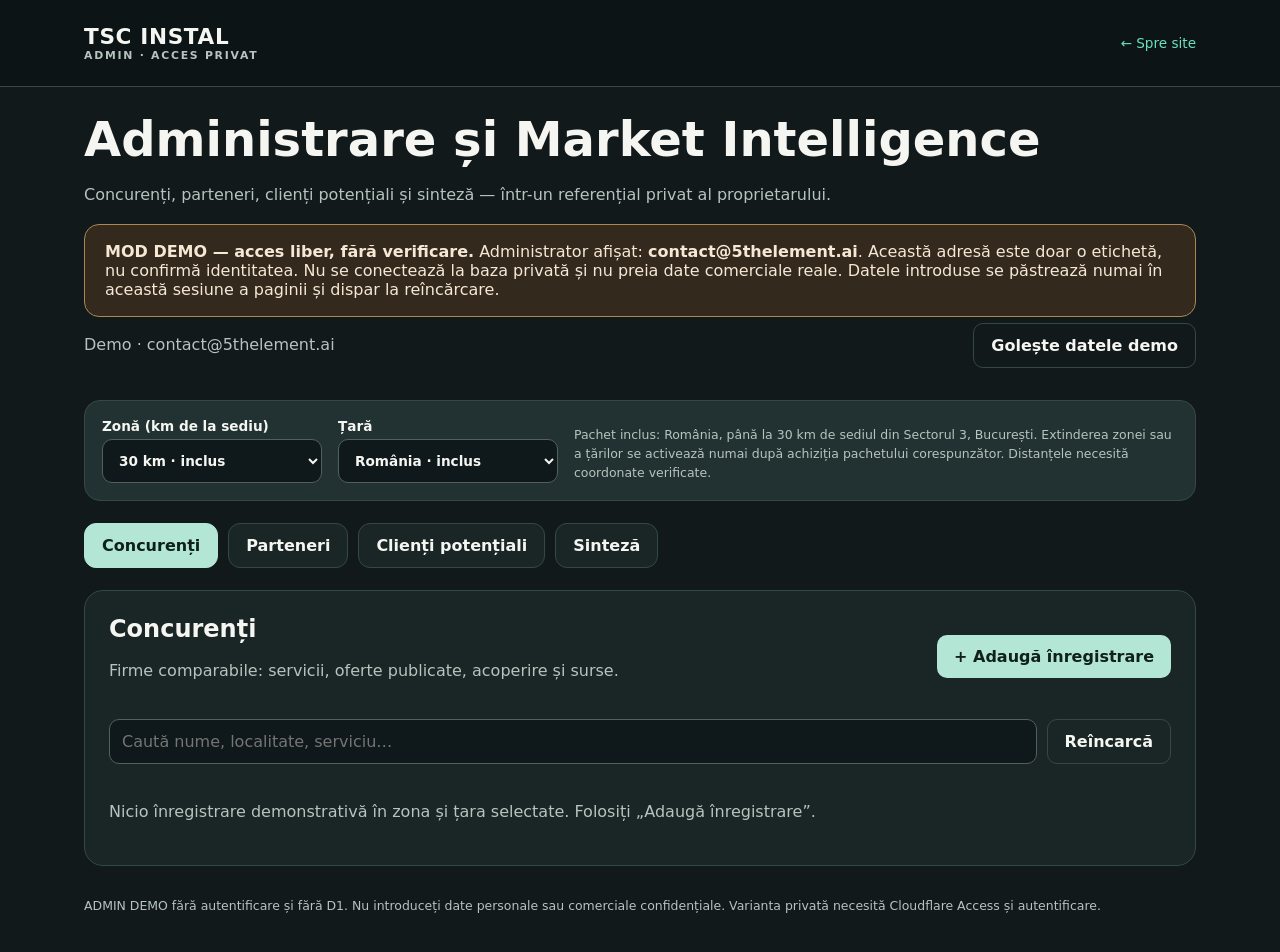
<file: admin/index.html>
<!doctype html>
<html lang="ro"><head><meta charset="utf-8"><meta name="viewport" content="width=device-width,initial-scale=1"><meta name="robots" content="noindex,nofollow"><meta name="theme-color" content="#11191b"><title>TSC INSTAL | ADMIN DEMO</title>
<style>
:root{font-family:system-ui,-apple-system,Segoe UI,sans-serif;color-scheme:dark;--bg:#11191b;--surface:#1a2526;--line:#354846;--text:#f5f5f1;--muted:#b5c4bd;--teal:#6be1c1}
*{box-sizing:border-box}body{margin:0;background:var(--bg);color:var(--text)}a{color:var(--teal)}button,input,select,textarea{font:inherit}button{cursor:pointer}button:focus-visible,a:focus-visible,input:focus-visible{outline:3px solid var(--teal);outline-offset:3px}
header{background:#0c1415;border-bottom:1px solid var(--line)}.shell{max-width:1160px;margin:0 auto;padding:24px}header .shell{display:flex;align-items:center;justify-content:space-between;gap:20px}.brand{font-weight:850;font-size:1.35rem;letter-spacing:.03em}.brand small{display:block;font-size:.68rem;color:var(--muted);letter-spacing:.16em}.back{font-size:.85rem;text-decoration:none}
h1{font-size:clamp(1.9rem,5vw,3rem);margin:0 0 10px}h2{margin:0 0 12px}p{color:var(--muted);line-height:1.55}.notice{padding:17px 20px;border:1px solid #a98857;border-radius:15px;background:#33291d;color:#f6e8d5}.panel,.card{padding:24px;border:1px solid var(--line);background:var(--surface);border-radius:19px}.btn{background:#b4e6d5;color:#10211c;border:0;border-radius:10px;padding:12px 17px;font-weight:750}.outline{border:1px solid var(--line);background:transparent;color:var(--text)}.muted{color:var(--muted)}.hide{display:none!important}
.tabs{display:flex;gap:10px;flex-wrap:wrap;margin:22px 0}.tabs button{background:var(--surface);color:var(--text);border:1px solid var(--line);border-radius:12px;padding:12px 17px;font-weight:700}.tabs button[aria-selected=true]{background:#b4e6d5;color:#0e201a;border-color:#b4e6d5}.row{display:flex;align-items:center;justify-content:space-between;gap:14px;flex-wrap:wrap}.grid{display:grid;grid-template-columns:repeat(4,minmax(0,1fr));gap:12px}.metric{background:#243536;border-radius:13px;padding:17px}.metric strong{display:block;font-size:1.7rem;margin-top:7px}.metric small{color:var(--muted)}.filter{display:flex;gap:10px;align-items:center;flex-wrap:wrap;margin:20px 0}.filter input{flex:1;min-width:170px}input,textarea,select{width:100%;color:var(--text);background:#0f181a;border:1px solid #52605f;border-radius:10px;padding:12px}label{font-size:.85rem;font-weight:650;display:grid;gap:5px}.form-grid{display:grid;grid-template-columns:1fr 1fr;gap:14px;margin-top:16px}.form-grid .wide{grid-column:1/-1}dialog{background:var(--surface);color:var(--text);border:1px solid var(--line);border-radius:18px;width:min(620px,calc(100vw - 30px));max-height:88vh;overflow:auto}dialog::backdrop{background:#000b}.list{display:grid;gap:11px}.item{border:1px solid var(--line);border-radius:13px;padding:17px;display:grid;grid-template-columns:1fr auto;gap:16px}.item h3{margin:0;font-size:1.08rem}.item p{margin:6px 0}.item .mini{font-size:.78rem}.item button{align-self:center}.foot{font-size:.78rem;margin-top:30px}.sr-only{position:absolute;width:1px;height:1px;clip:rect(0,0,0,0);overflow:hidden}
@media(max-width:750px){.grid{grid-template-columns:repeat(2,1fr)}.form-grid{grid-template-columns:1fr}.shell{padding:17px}.panel{padding:17px}.item{grid-template-columns:1fr}.tabs button{flex:1}}
.filter-region{display:flex;align-items:end;gap:16px;flex-wrap:wrap;margin-top:26px;padding:17px;background:#223233;border:1px solid var(--line);border-radius:16px}.filter-region label{min-width:180px;flex:0 1 220px}.filter-region p{font-size:.78rem;flex:1;min-width:190px;margin:0}@media(max-width:600px){.filter-region label{flex:1 1 100%}}
</style></head>
<body><header><div class="shell"><div class="brand">TSC INSTAL <small>ADMIN · ACCES PRIVAT</small></div><a class="back" href="/index.html">← Spre site</a></div></header>
<main class="shell"><h1>Administrare și Market Intelligence</h1><p>Concurenți, parteneri, clienți potențiali și sinteză — într-un referențial privat al proprietarului.</p>
<div class="notice" role="status"><strong>MOD DEMO — acces liber, fără verificare.</strong> Administrator afișat: <strong>contact@5thelement.ai</strong>. Această adresă este doar o etichetă, nu confirmă identitatea. Nu se conectează la baza privată și nu preia date comerciale reale. Datele introduse se păstrează numai în această sesiune a paginii și dispar la reîncărcare.</div>
<section id="workspace"><div class="row"><p id="who" class="muted">Demo · contact@5thelement.ai</p><button id="resetDemo" class="btn outline" type="button">Golește datele demo</button></div>
<section class="filter-region" aria-label="Filtre geografice"><label>Zonă (km de la sediu)<select id="radius"><option value="10">10 km · inclus</option><option value="30" selected>30 km · inclus</option><option value="50">50 km · extindere contra cost</option><option value="100">100 km · extindere contra cost</option></select></label><label>Țară<select id="country"><option value="RO" selected>România · inclus</option><option value="BG">Bulgaria · contra cost</option><option value="HU">Ungaria · contra cost</option><option value="MD">Republica Moldova · contra cost</option><option value="ALL">Toate țările · contra cost</option></select></label><p id="geoInfo">Pachet inclus: România, până la 30 km de sediul din Sectorul 3, București. Extinderea zonei sau a țărilor se activează numai după achiziția pachetului corespunzător. Distanțele necesită coordonate verificate.</p></section><nav class="tabs" aria-label="Module administrative" role="tablist">
<button role="tab" type="button" data-tab="concurenti" aria-selected="true">Concurenți</button>
<button role="tab" type="button" data-tab="parteneri" aria-selected="false">Parteneri</button>
<button role="tab" type="button" data-tab="clienti" aria-selected="false">Clienți potențiali</button>
<button role="tab" type="button" data-tab="sinteza" aria-selected="false">Sinteză</button></nav>
<div id="recordsPanel" class="panel" role="tabpanel"><div class="row"><div><h2 id="moduleTitle">Concurenți</h2><p id="moduleHelp">Firme comparabile: servicii, oferte publicate, acoperire și surse.</p></div><button id="add" type="button" class="btn">+ Adaugă înregistrare</button></div>
<div class="filter"><label class="sr-only" for="search">Caută înregistrări</label><input type="search" id="search" placeholder="Caută nume, localitate, serviciu…"><button type="button" class="btn outline" id="refresh">Reîncarcă</button></div><div id="records" class="list" aria-live="polite"></div></div>
<div id="summaryPanel" class="panel hide" role="tabpanel"><h2>Sinteza activității</h2><p>Indicatorii provin exclusiv din înregistrările salvate. Nu sunt inventate scoruri, prețuri sau oportunități.</p><div id="metrics" class="grid"></div><div id="summaryNotes" class="notice" style="margin-top:20px">O sinteză AI automată poate fi conectată ulterior printr-un serviciu autorizat. Momentan sunt disponibili indicatori deterministici.</div></div>
</section><p class="foot">ADMIN DEMO fără autentificare și fără D1. Nu introduceți date personale sau comerciale confidențiale. Varianta privată necesită Cloudflare Access și autentificare.</p></main>
<dialog id="editor"><form id="entryForm"><div class="row"><h2>Înregistrare nouă</h2><button type="button" id="close" class="btn outline">Închide</button></div>
<div class="form-grid"><label>Denumire firmă / entitate *<input required name="name" maxlength="180"></label><label>Localitate<input name="city" maxlength="100"></label><label>Țară (cod ISO)<select name="country"><option value="RO">România</option><option value="BG">Bulgaria</option><option value="HU">Ungaria</option><option value="MD">Republica Moldova</option></select></label><label>Distanță demonstrativă (km)<input name="distance_km" type="number" min="0" max="20000" step="0.1" value="10" required></label><label>Website / sursă publică<input name="website" type="url" maxlength="500" placeholder="https://…"></label><label>Persoană de contact (opțional)<input name="contact" maxlength="160"></label><label>Email contact (opțional)<input name="email" type="email" maxlength="254"></label><label>Status<select name="status"><option value="nou">Nou</option><option value="analiza">În analiză</option><option value="contactat">Contactat</option><option value="oportunitate">Oportunitate</option><option value="inactiv">Inactiv</option></select></label><label class="wide">Servicii / specializări<input name="services" maxlength="500"></label><label class="wide">Observații / ofertă publică<textarea name="notes" rows="3" maxlength="3000"></textarea></label><label class="wide">Link verificabil către sursă<input type="url" name="source_url" maxlength="500" placeholder="https://…"></label></div><p id="saveMessage" aria-live="polite"></p><button class="btn" type="submit">Adaugă în demo</button></form></dialog>
<script src="/admin/demo.js" defer></script></body></html>
</file>
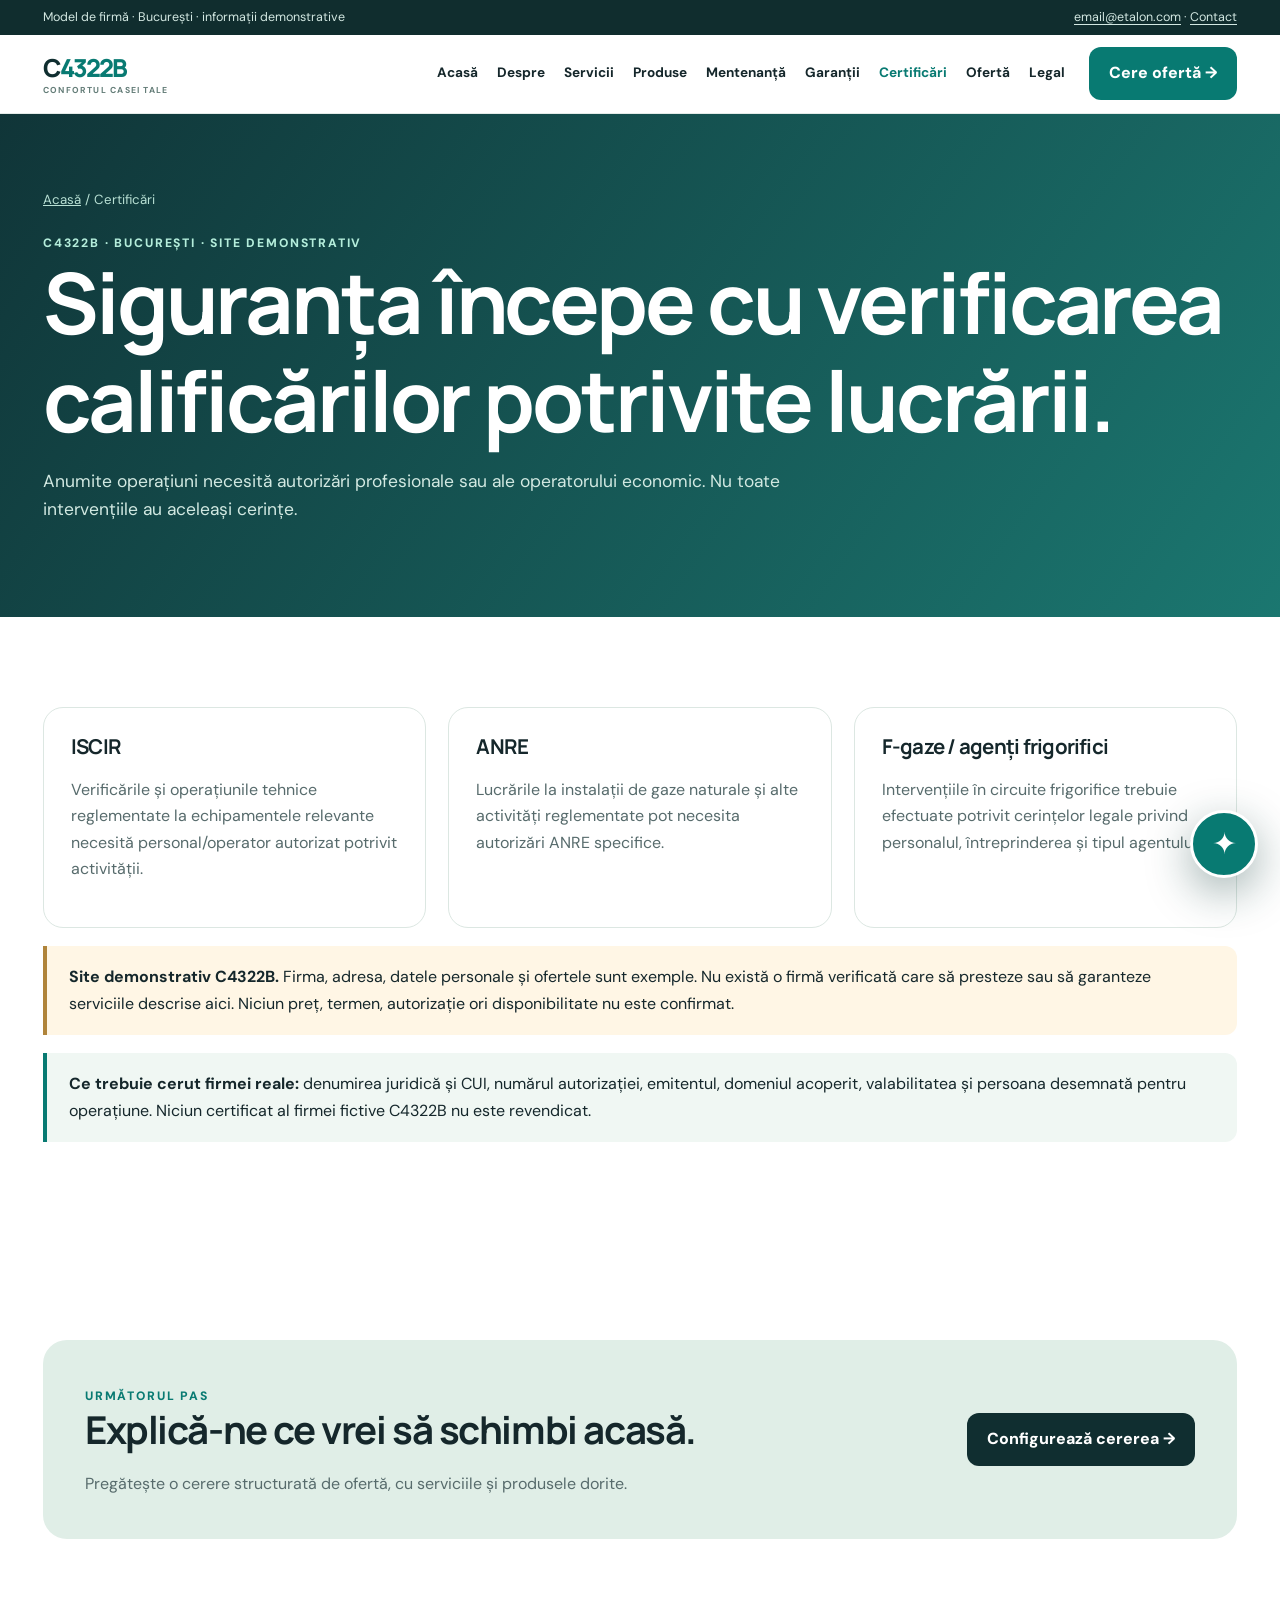
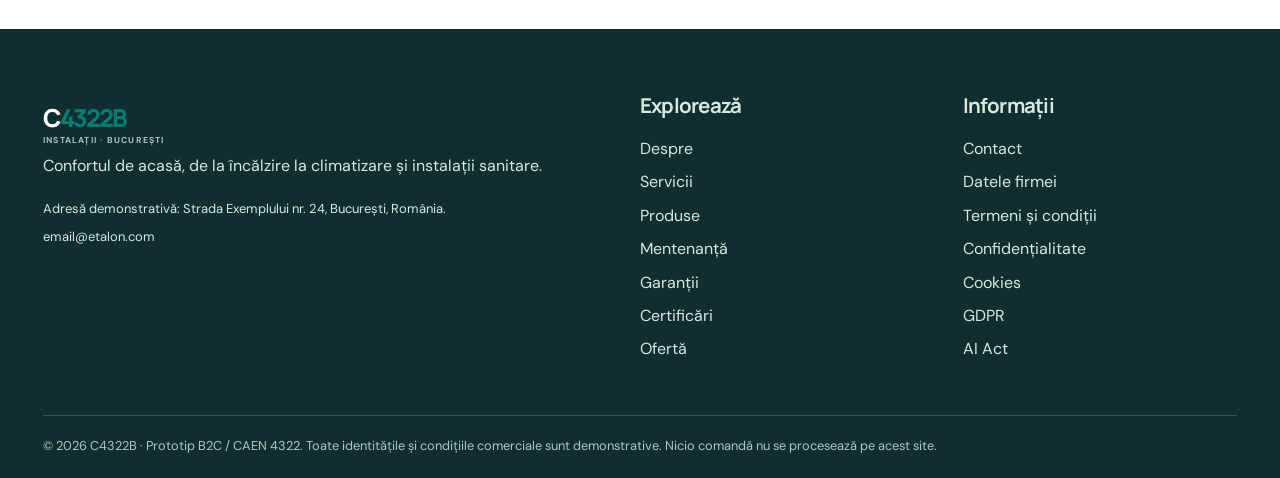
<file: certificari.html>
<!doctype html><html lang="ro"><head><meta charset="utf-8"><meta name="viewport" content="width=device-width,initial-scale=1"><meta name="theme-color" content="#102e30"><meta name="robots" content="noindex,nofollow"><title>Certificări | C4322B — instalații pentru casa ta în București</title><meta name="description" content="C4322B: certificări — instalații de încălzire, climatizare și sanitare pentru apartamente și case din București. Site și ofertă demonstrative."><meta property="og:type" content="website"><meta property="og:title" content="Certificări | C4322B"><meta property="og:description" content="Confort acasă, fără complicații. Încălzire, climatizare, sanitare. Site demonstrativ."><link rel="stylesheet" href="style.css"></head><body data-page="certificari"><div id="app"></div><script src="app.js" defer></script></body></html>
</file>
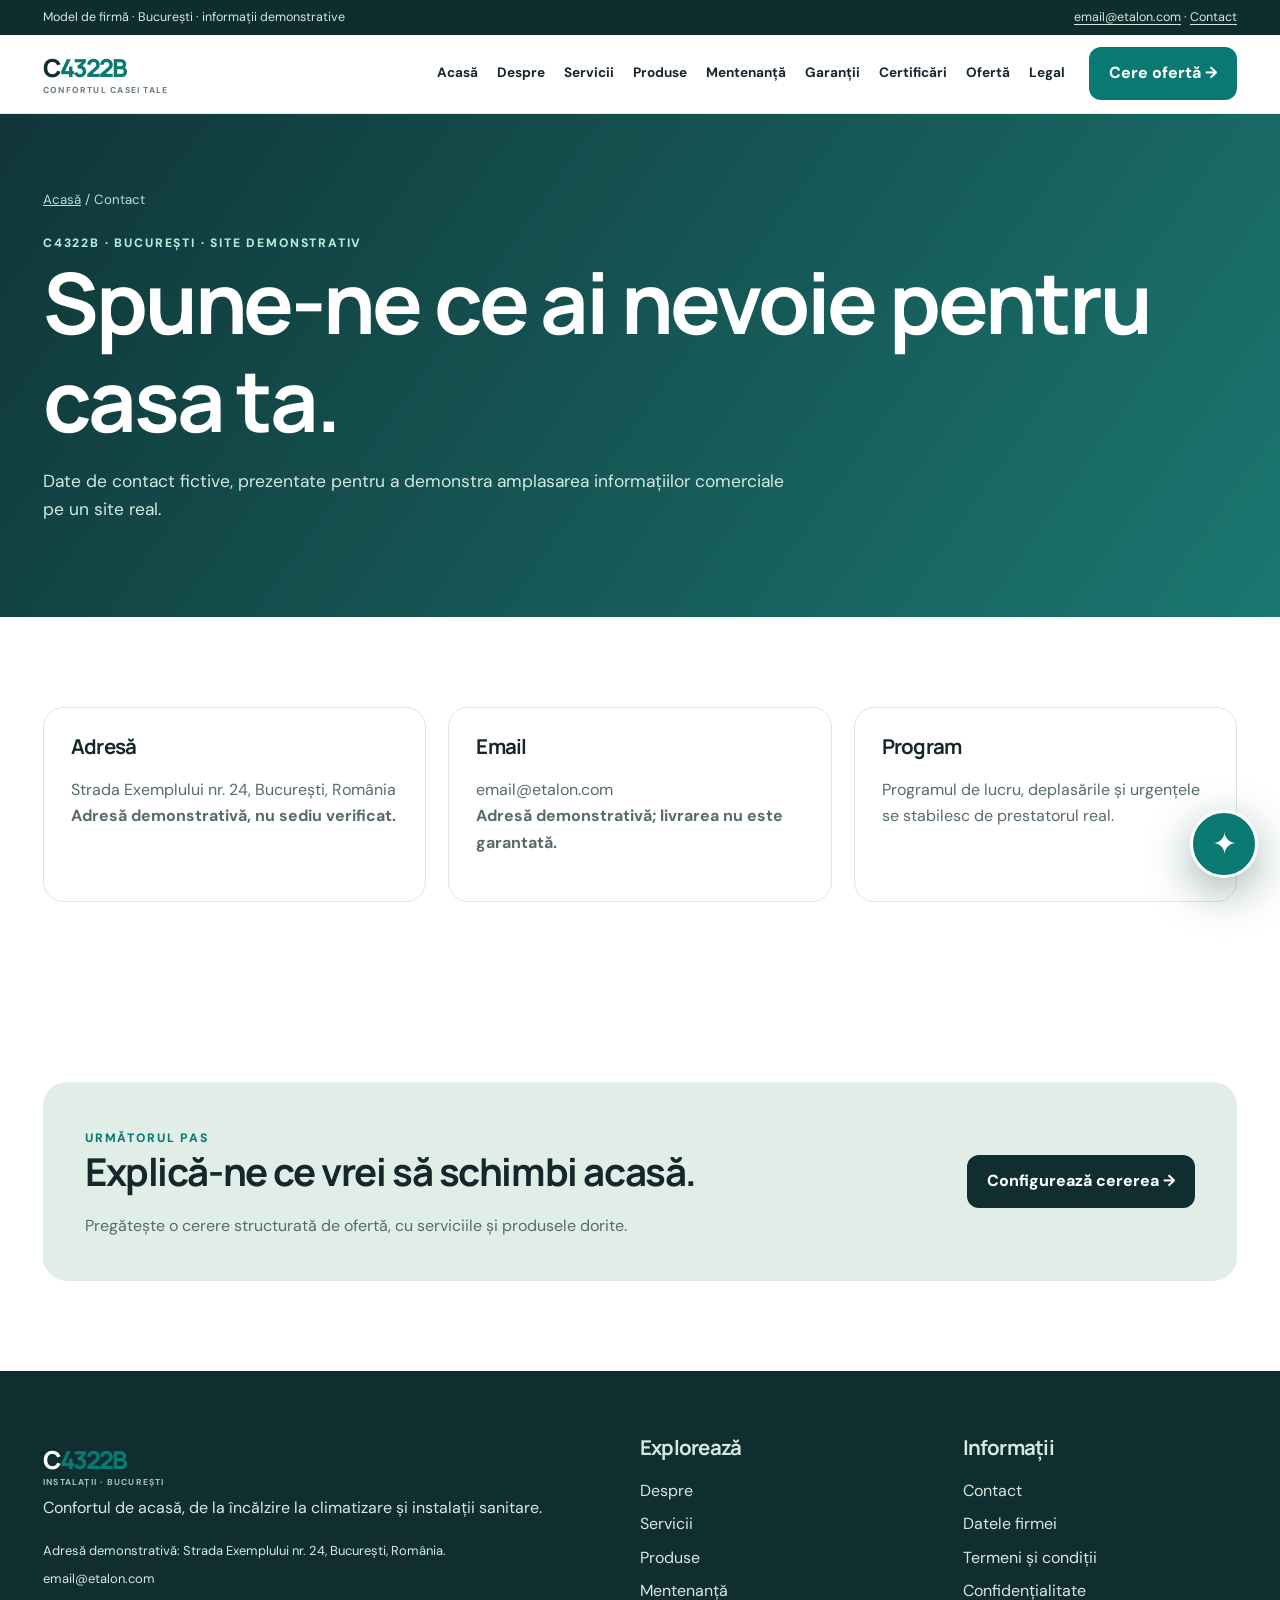
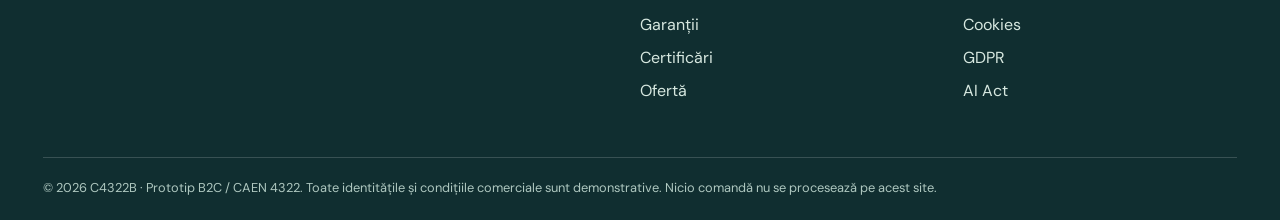
<file: contact.html>
<!doctype html><html lang="ro"><head><meta charset="utf-8"><meta name="viewport" content="width=device-width,initial-scale=1"><meta name="theme-color" content="#102e30"><meta name="robots" content="noindex,nofollow"><title>Contact | C4322B — instalații pentru casa ta în București</title><meta name="description" content="C4322B: contact — instalații de încălzire, climatizare și sanitare pentru apartamente și case din București. Site și ofertă demonstrative."><meta property="og:type" content="website"><meta property="og:title" content="Contact | C4322B"><meta property="og:description" content="Confort acasă, fără complicații. Încălzire, climatizare, sanitare. Site demonstrativ."><link rel="stylesheet" href="style.css"></head><body data-page="contact"><div id="app"></div><script src="app.js" defer></script></body></html>
</file>
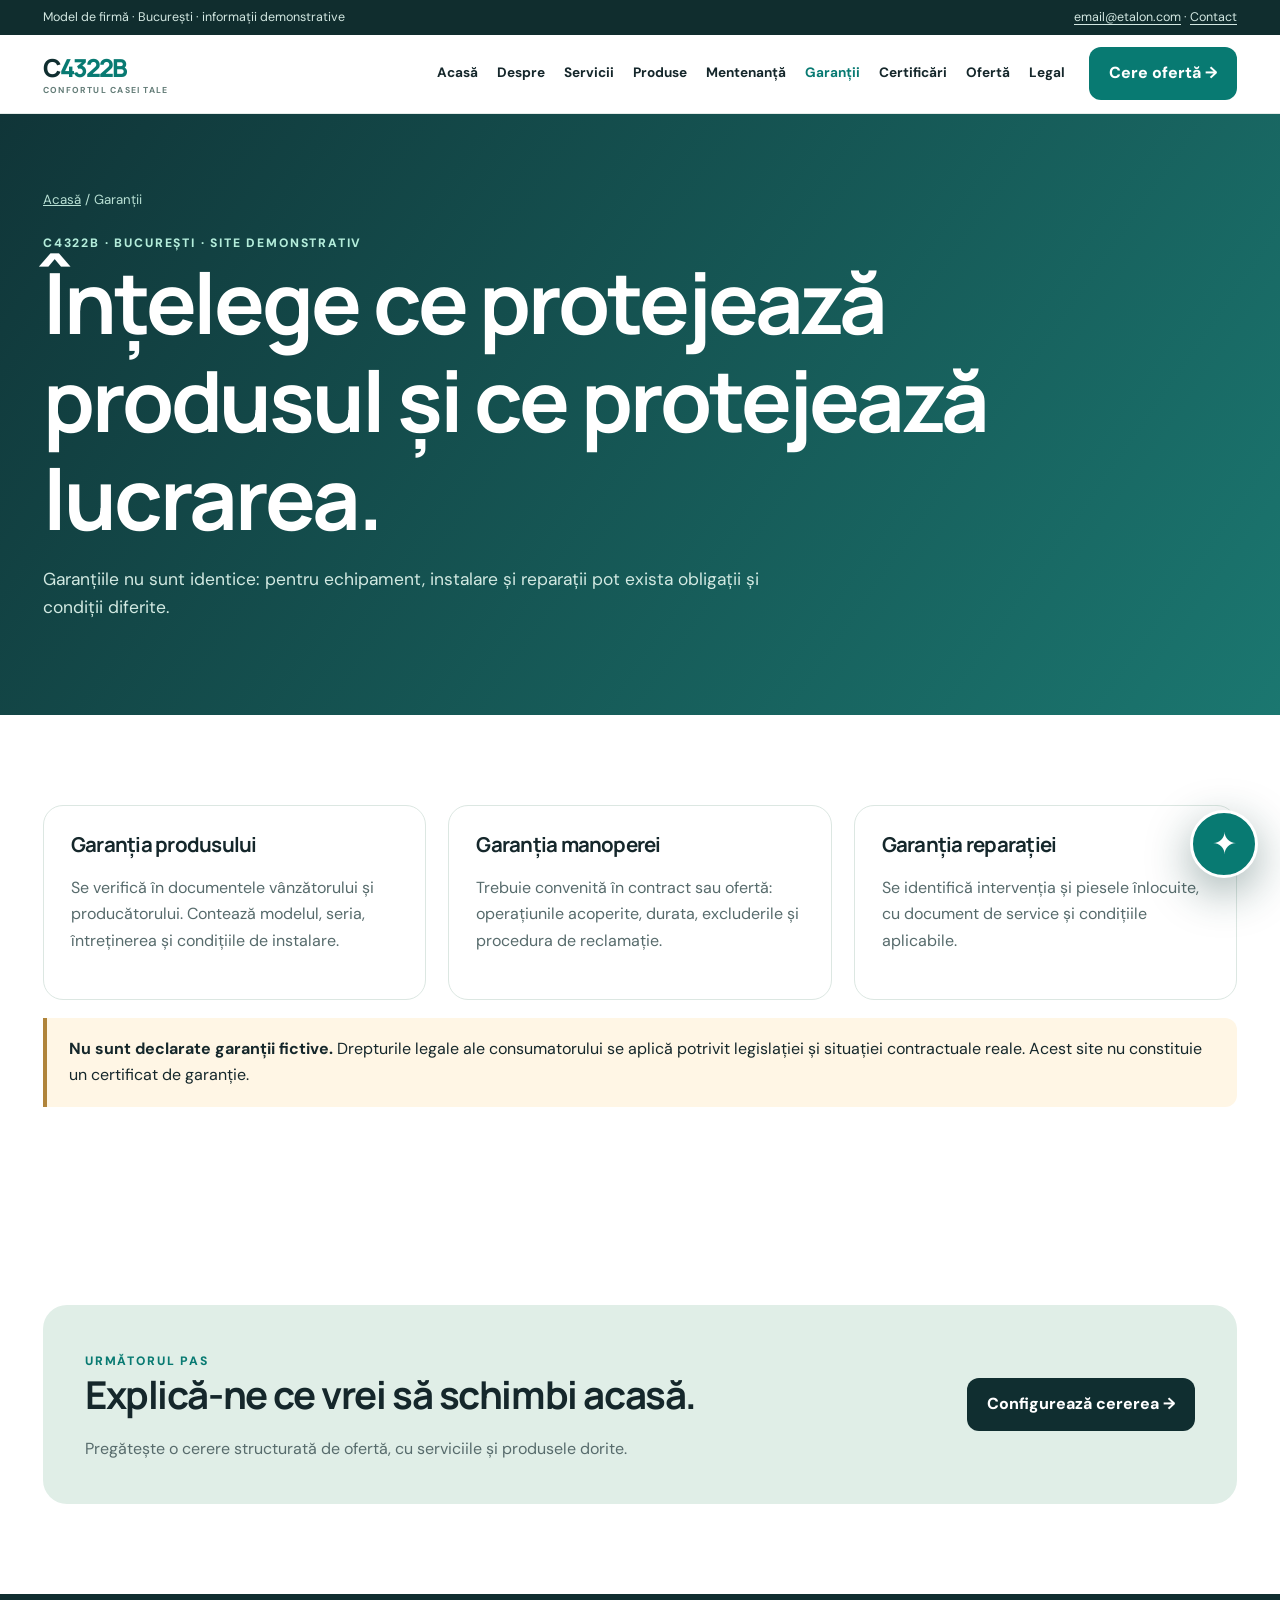
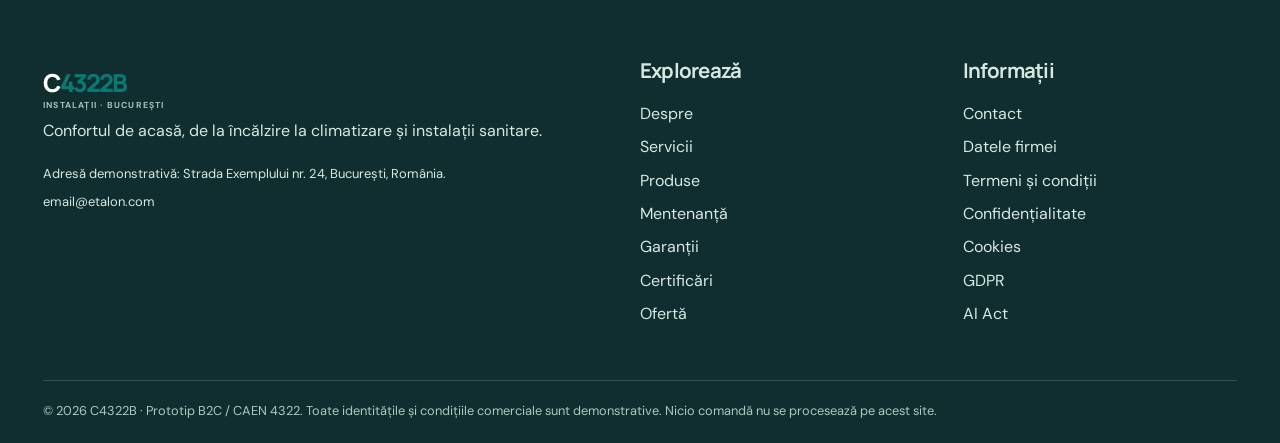
<file: garantii.html>
<!doctype html><html lang="ro"><head><meta charset="utf-8"><meta name="viewport" content="width=device-width,initial-scale=1"><meta name="theme-color" content="#102e30"><meta name="robots" content="noindex,nofollow"><title>Garanții | C4322B — instalații pentru casa ta în București</title><meta name="description" content="C4322B: garanții — instalații de încălzire, climatizare și sanitare pentru apartamente și case din București. Site și ofertă demonstrative."><meta property="og:type" content="website"><meta property="og:title" content="Garanții | C4322B"><meta property="og:description" content="Confort acasă, fără complicații. Încălzire, climatizare, sanitare. Site demonstrativ."><link rel="stylesheet" href="style.css"></head><body data-page="garantii"><div id="app"></div><script src="app.js" defer></script></body></html>
</file>
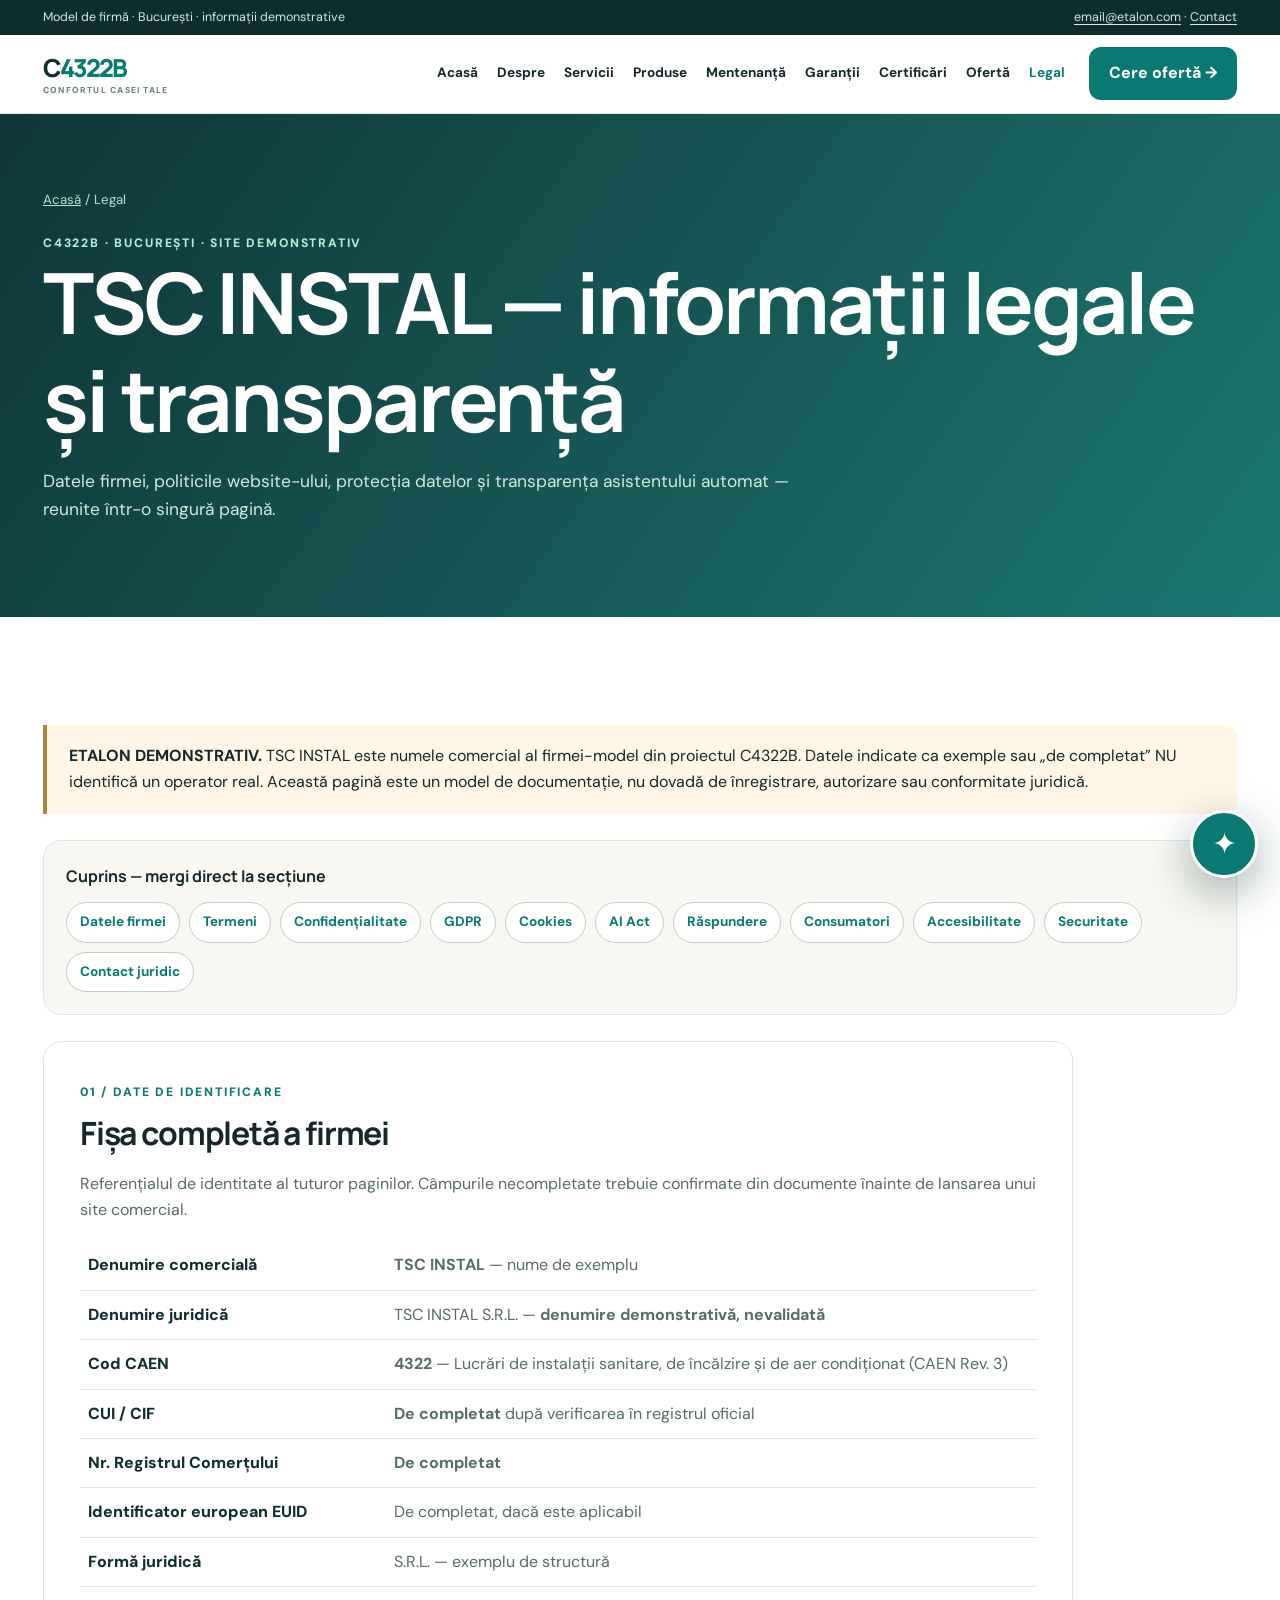
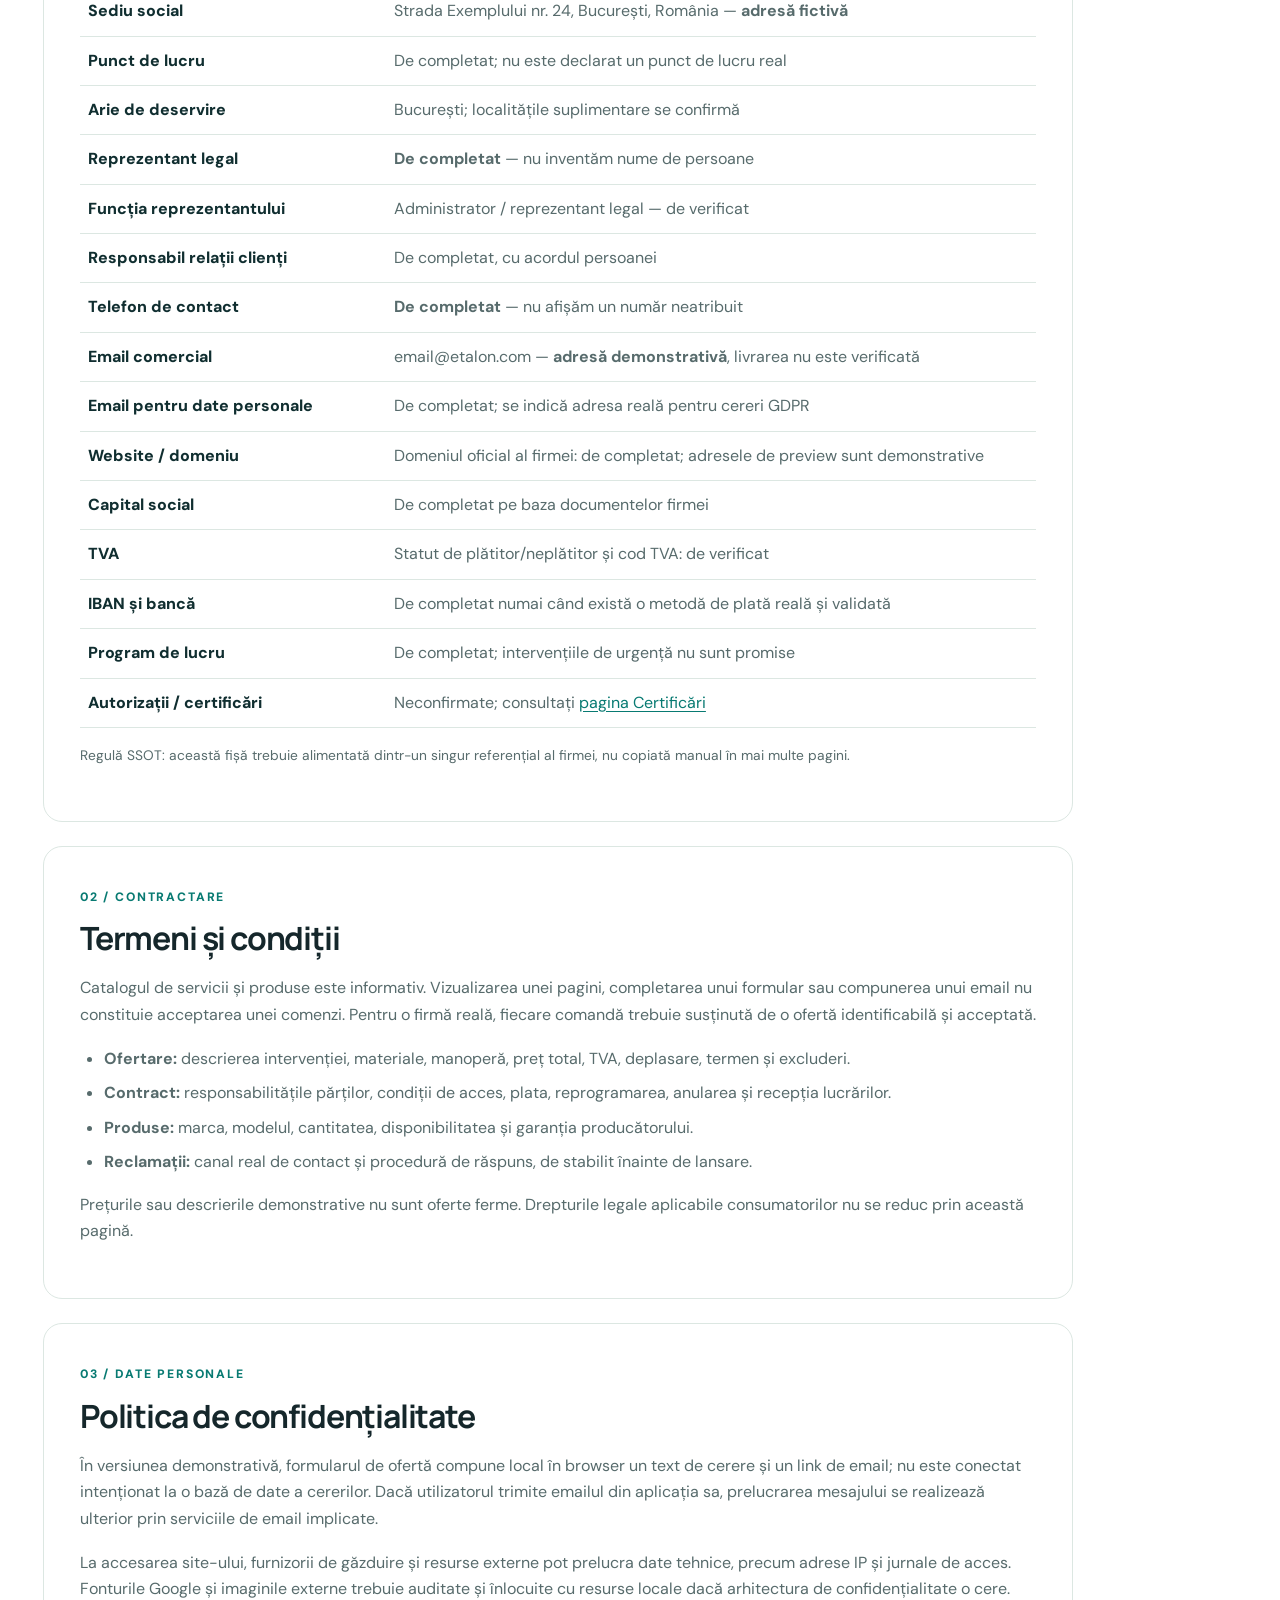
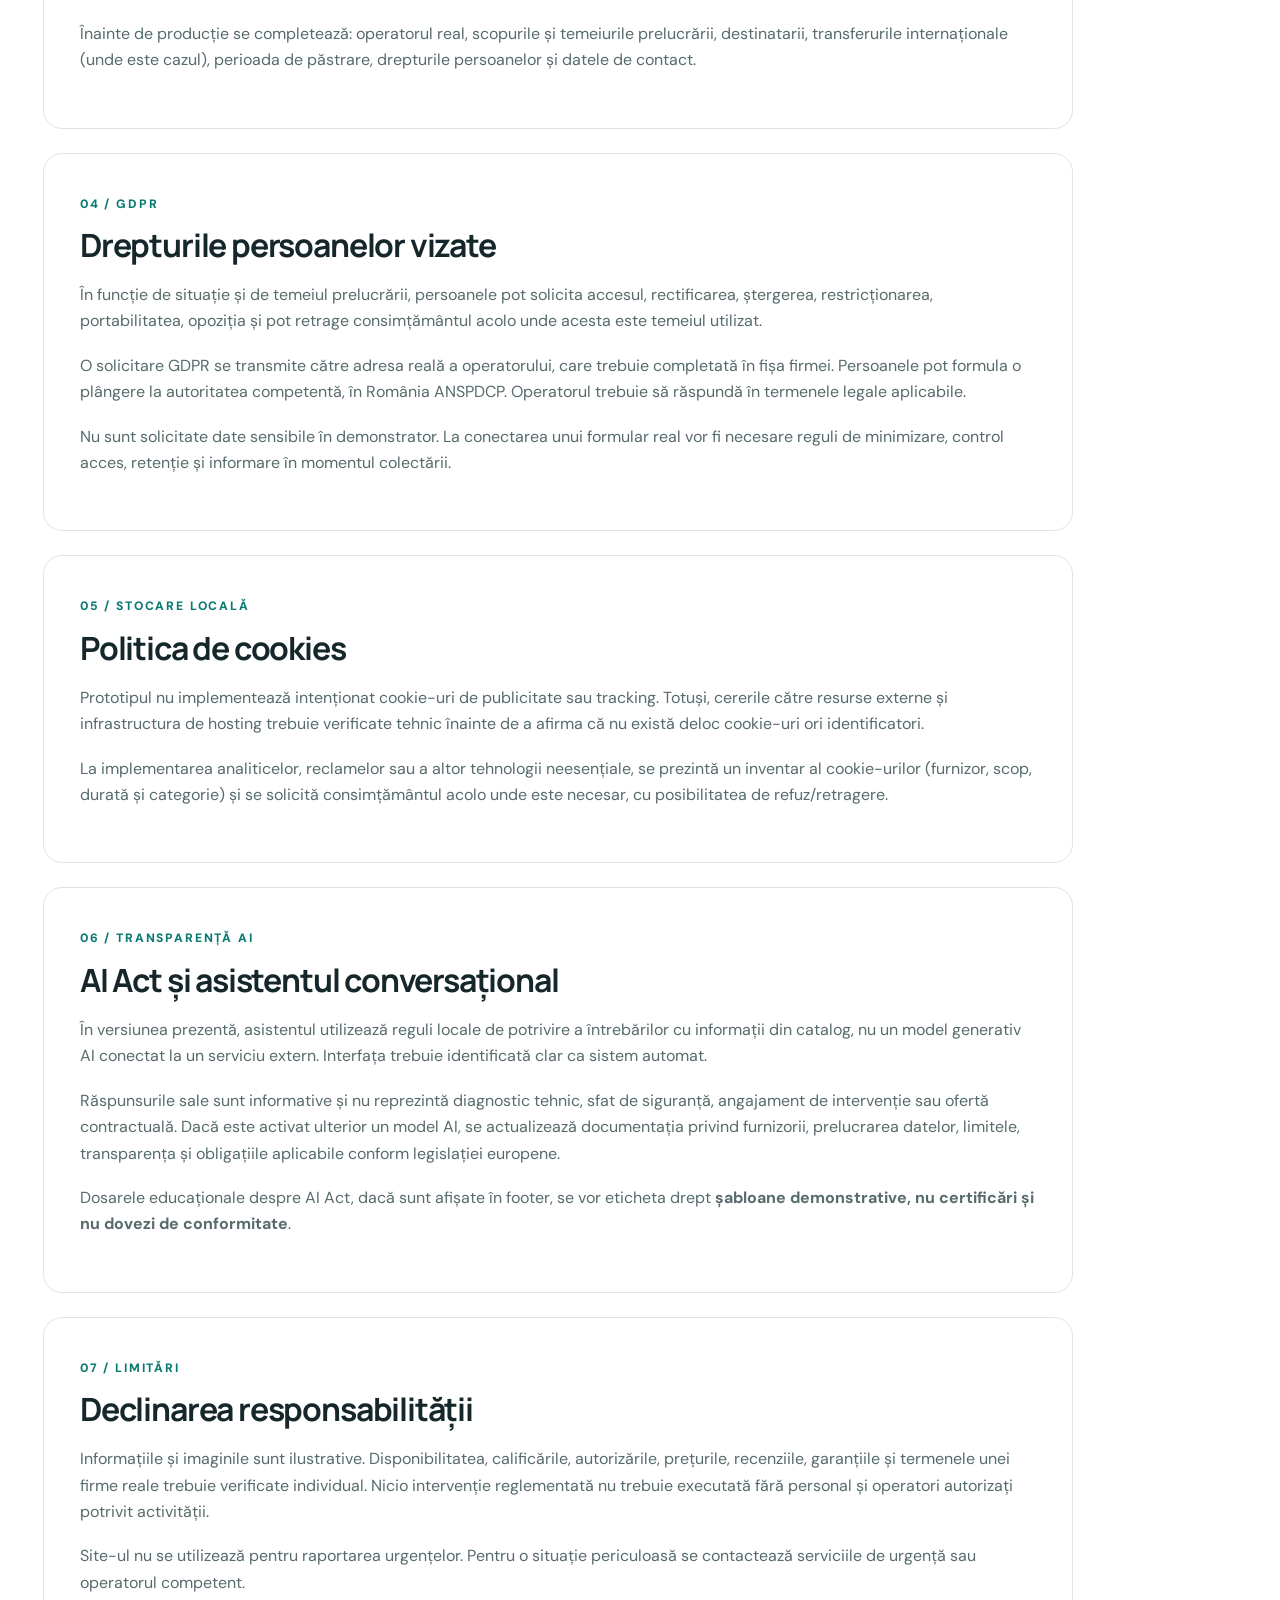
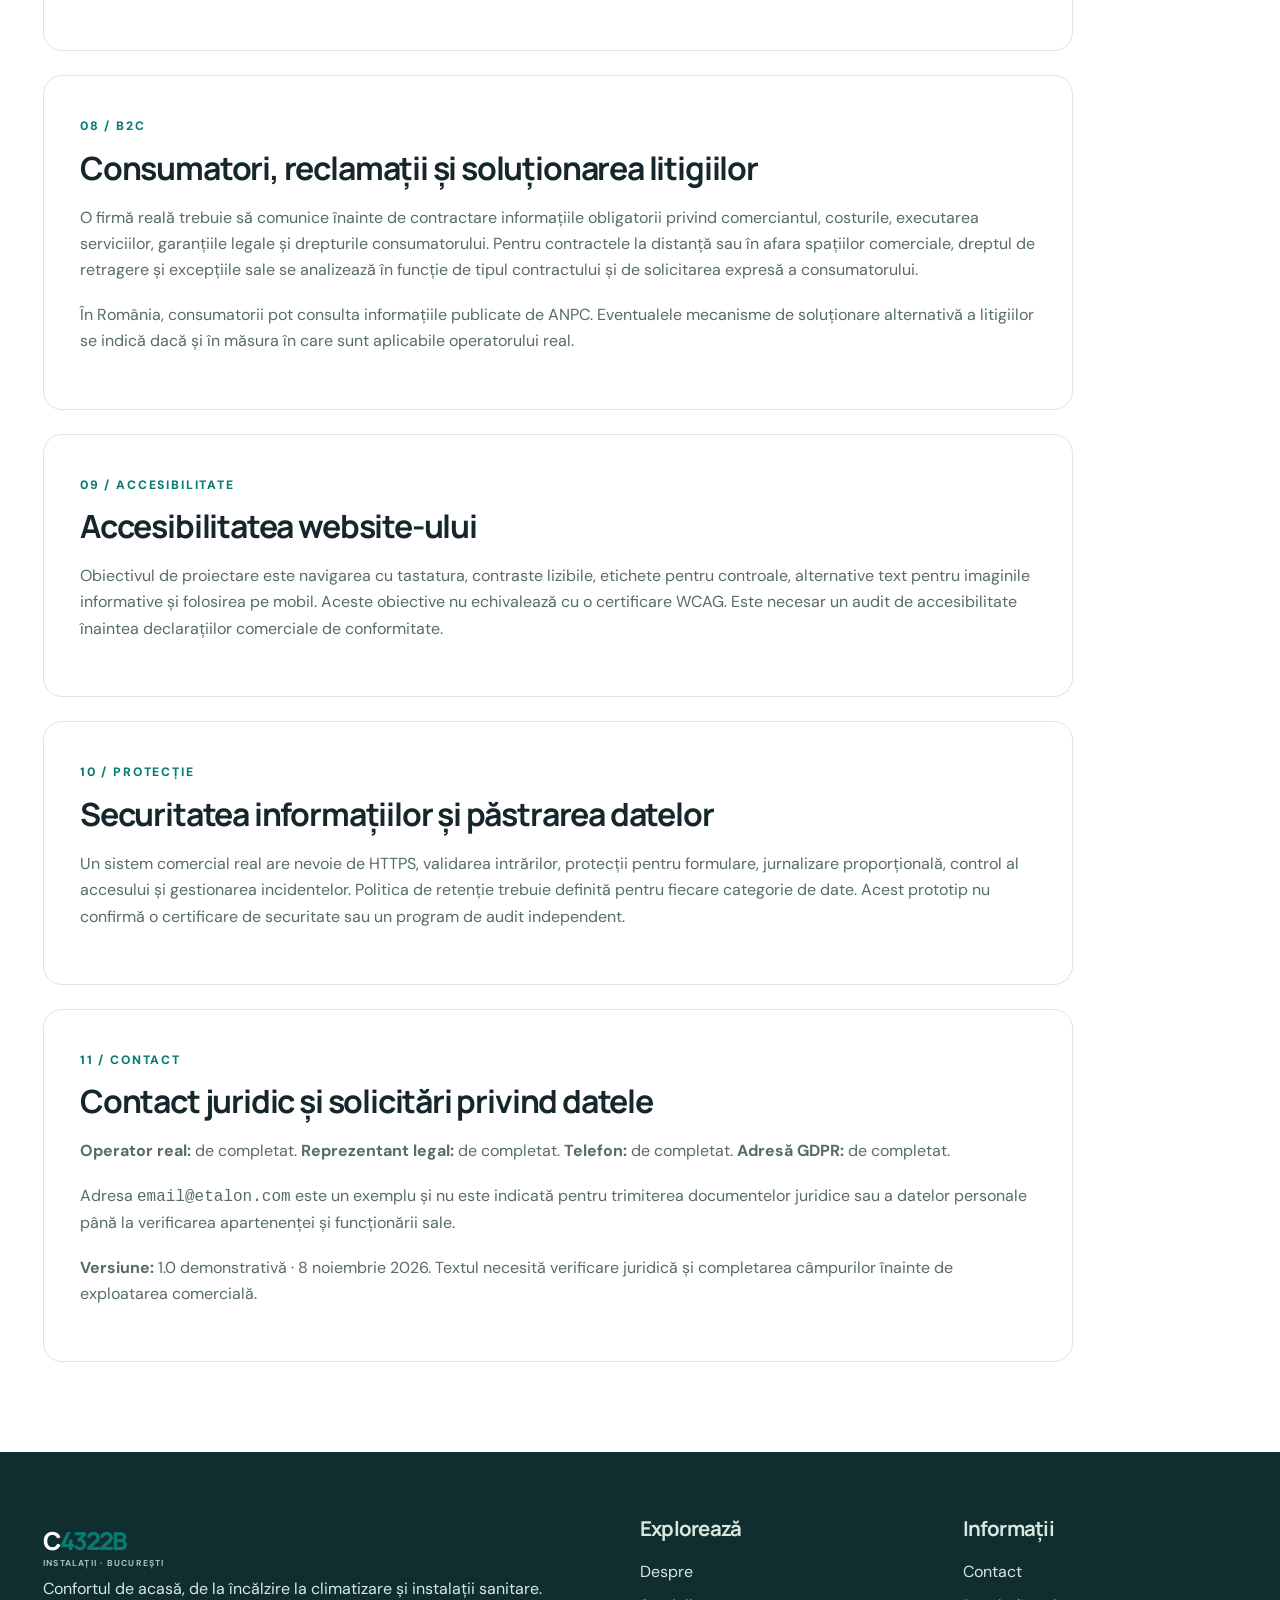
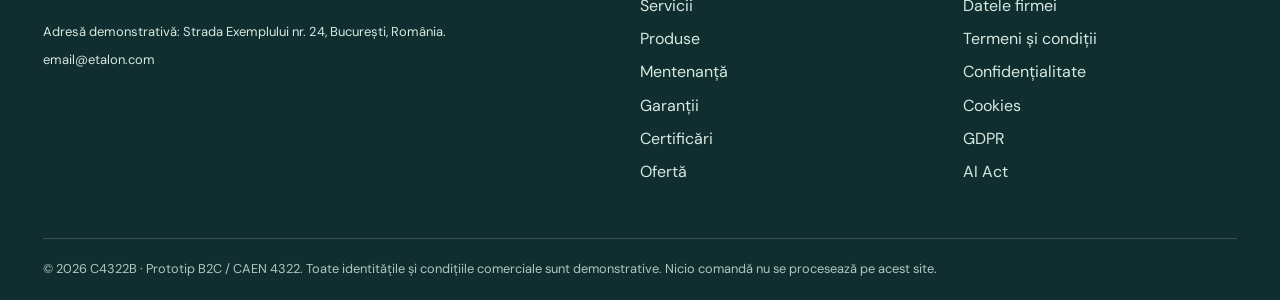
<file: legal.html>
<!doctype html><html lang="ro"><head><meta charset="utf-8"><meta name="viewport" content="width=device-width,initial-scale=1"><meta name="theme-color" content="#102e30"><meta name="robots" content="noindex,nofollow"><title>Legal și datele firmei | TSC INSTAL — C4322B</title><meta name="description" content="TSC INSTAL: datele firmei, cod CAEN 4322, termeni, confidențialitate, GDPR, cookies și AI Act. Site demonstrativ."><meta property="og:type" content="website"><meta property="og:title" content="Legal | C4322B"><meta property="og:description" content="Confort acasă, fără complicații. Încălzire, climatizare, sanitare. Site demonstrativ."><link rel="stylesheet" href="style.css"></head><body data-page="legal"><div id="app"></div><script src="app.js" defer></script></body></html>
</file>
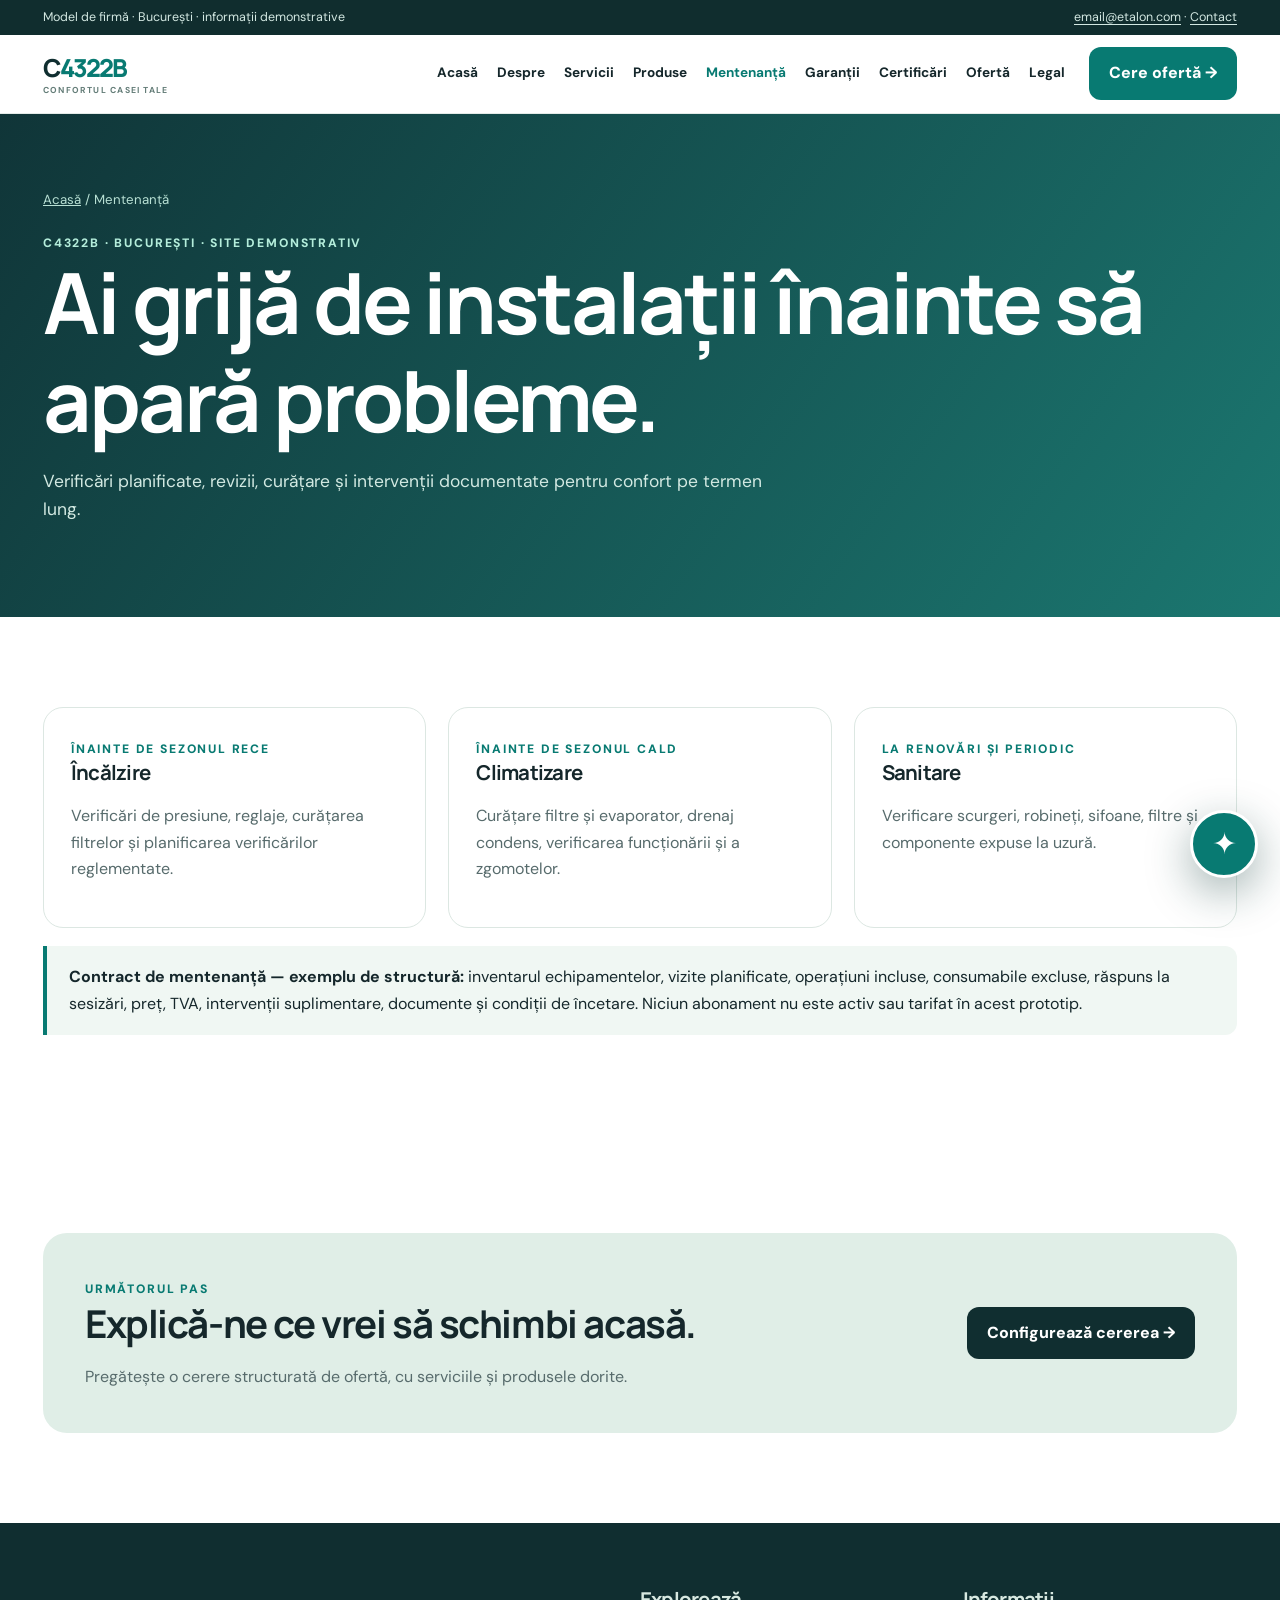
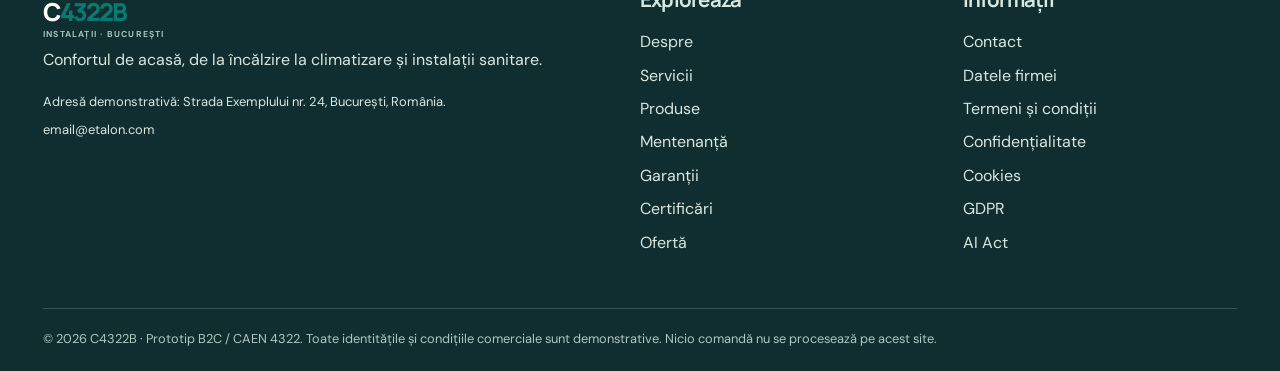
<file: mentenanta.html>
<!doctype html><html lang="ro"><head><meta charset="utf-8"><meta name="viewport" content="width=device-width,initial-scale=1"><meta name="theme-color" content="#102e30"><meta name="robots" content="noindex,nofollow"><title>Mentenanță | C4322B — instalații pentru casa ta în București</title><meta name="description" content="C4322B: mentenanță — instalații de încălzire, climatizare și sanitare pentru apartamente și case din București. Site și ofertă demonstrative."><meta property="og:type" content="website"><meta property="og:title" content="Mentenanță | C4322B"><meta property="og:description" content="Confort acasă, fără complicații. Încălzire, climatizare, sanitare. Site demonstrativ."><link rel="stylesheet" href="style.css"></head><body data-page="mentenanta"><div id="app"></div><script src="app.js" defer></script></body></html>
</file>
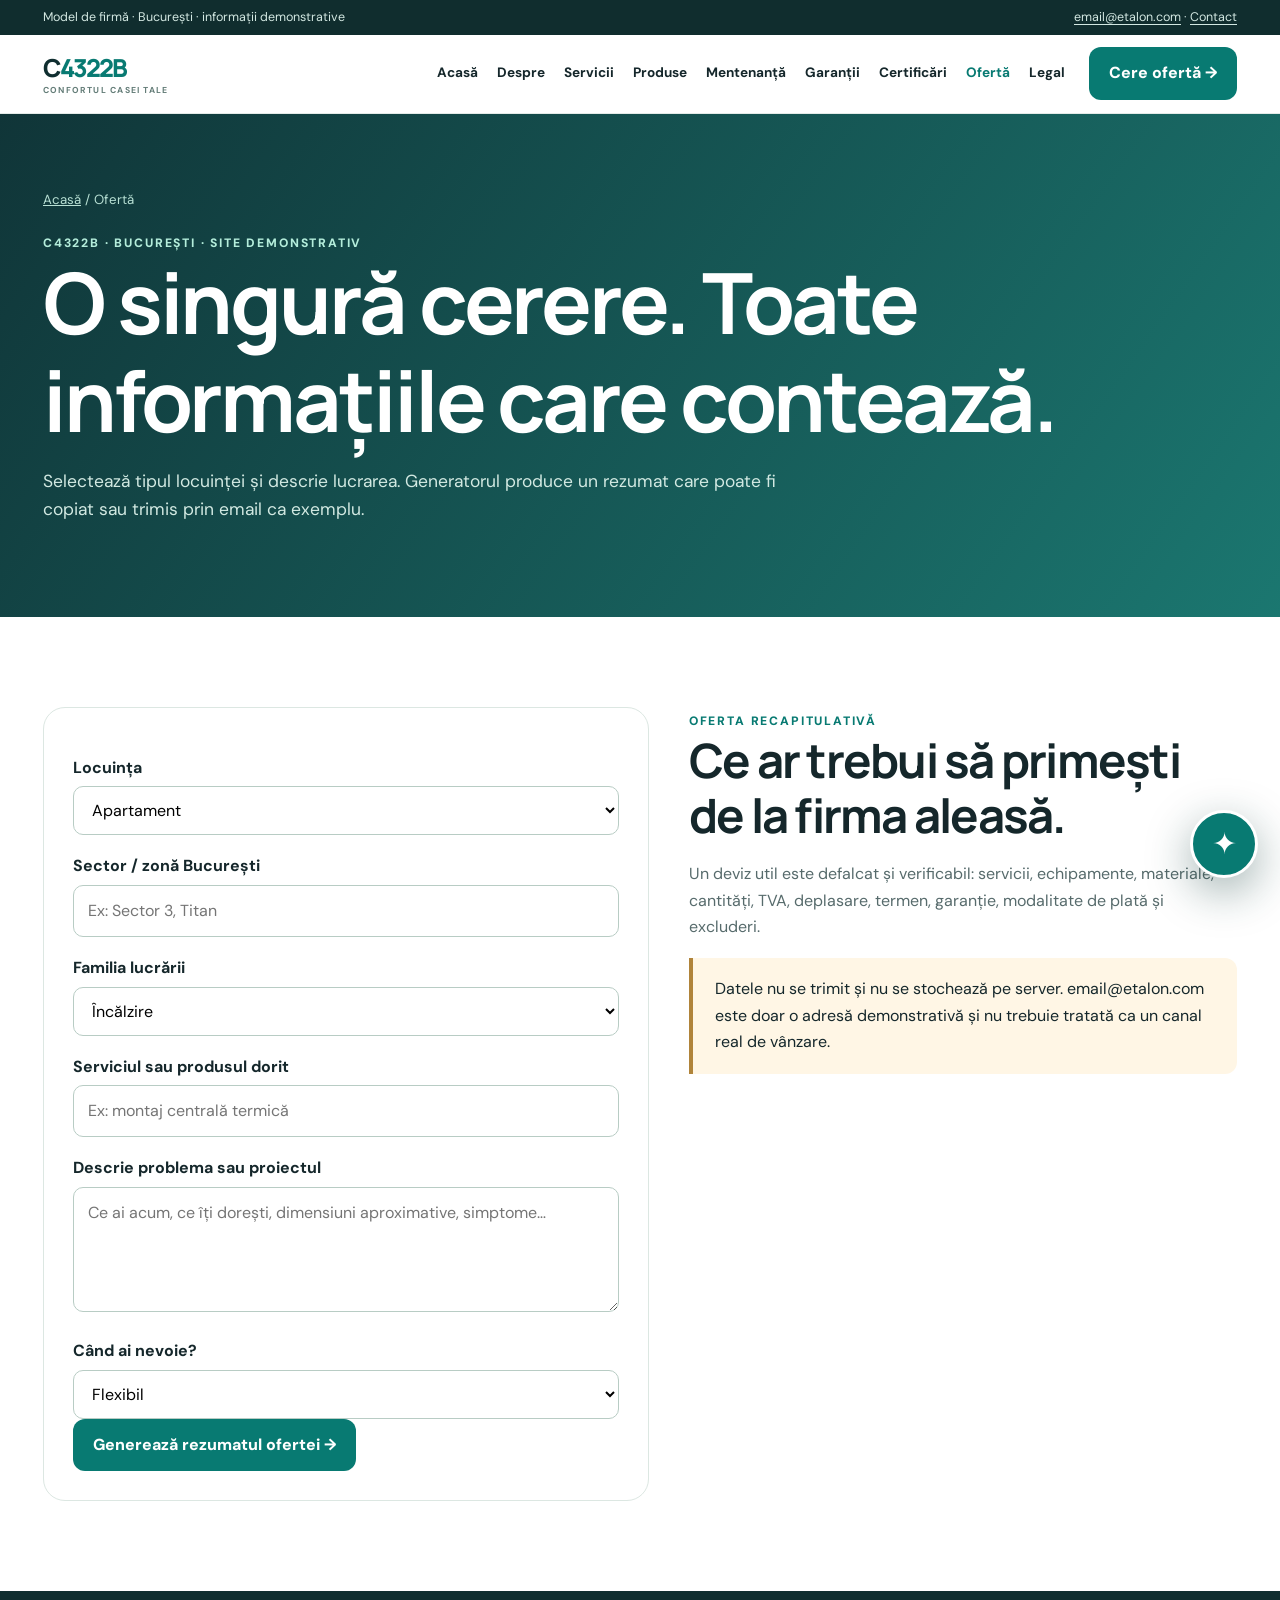
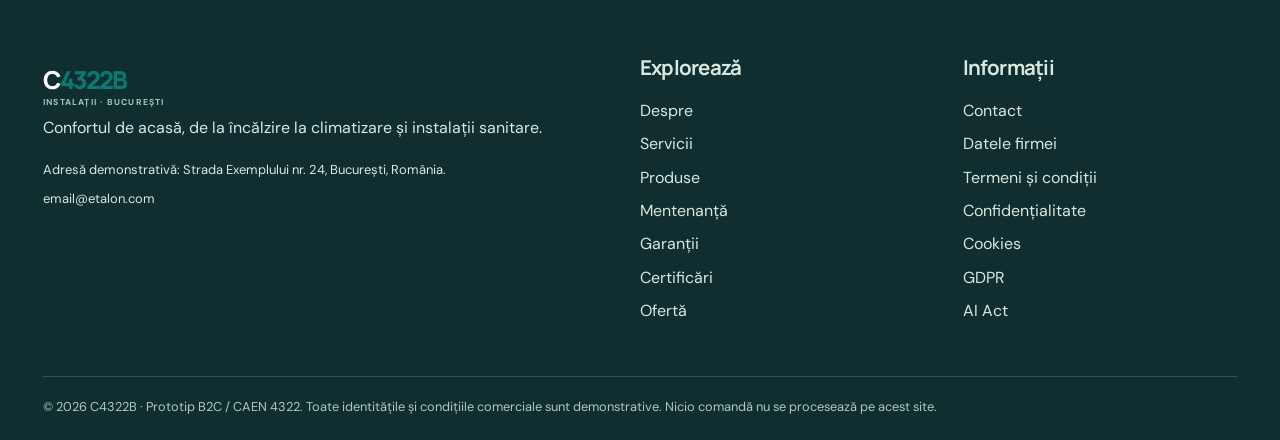
<file: oferta.html>
<!doctype html><html lang="ro"><head><meta charset="utf-8"><meta name="viewport" content="width=device-width,initial-scale=1"><meta name="theme-color" content="#102e30"><meta name="robots" content="noindex,nofollow"><title>Ofertă recapitulativă | C4322B — instalații pentru casa ta în București</title><meta name="description" content="C4322B: ofertă recapitulativă — instalații de încălzire, climatizare și sanitare pentru apartamente și case din București. Site și ofertă demonstrative."><meta property="og:type" content="website"><meta property="og:title" content="Ofertă recapitulativă | C4322B"><meta property="og:description" content="Confort acasă, fără complicații. Încălzire, climatizare, sanitare. Site demonstrativ."><link rel="stylesheet" href="style.css"></head><body data-page="oferta"><div id="app"></div><script src="app.js" defer></script></body></html>
</file>
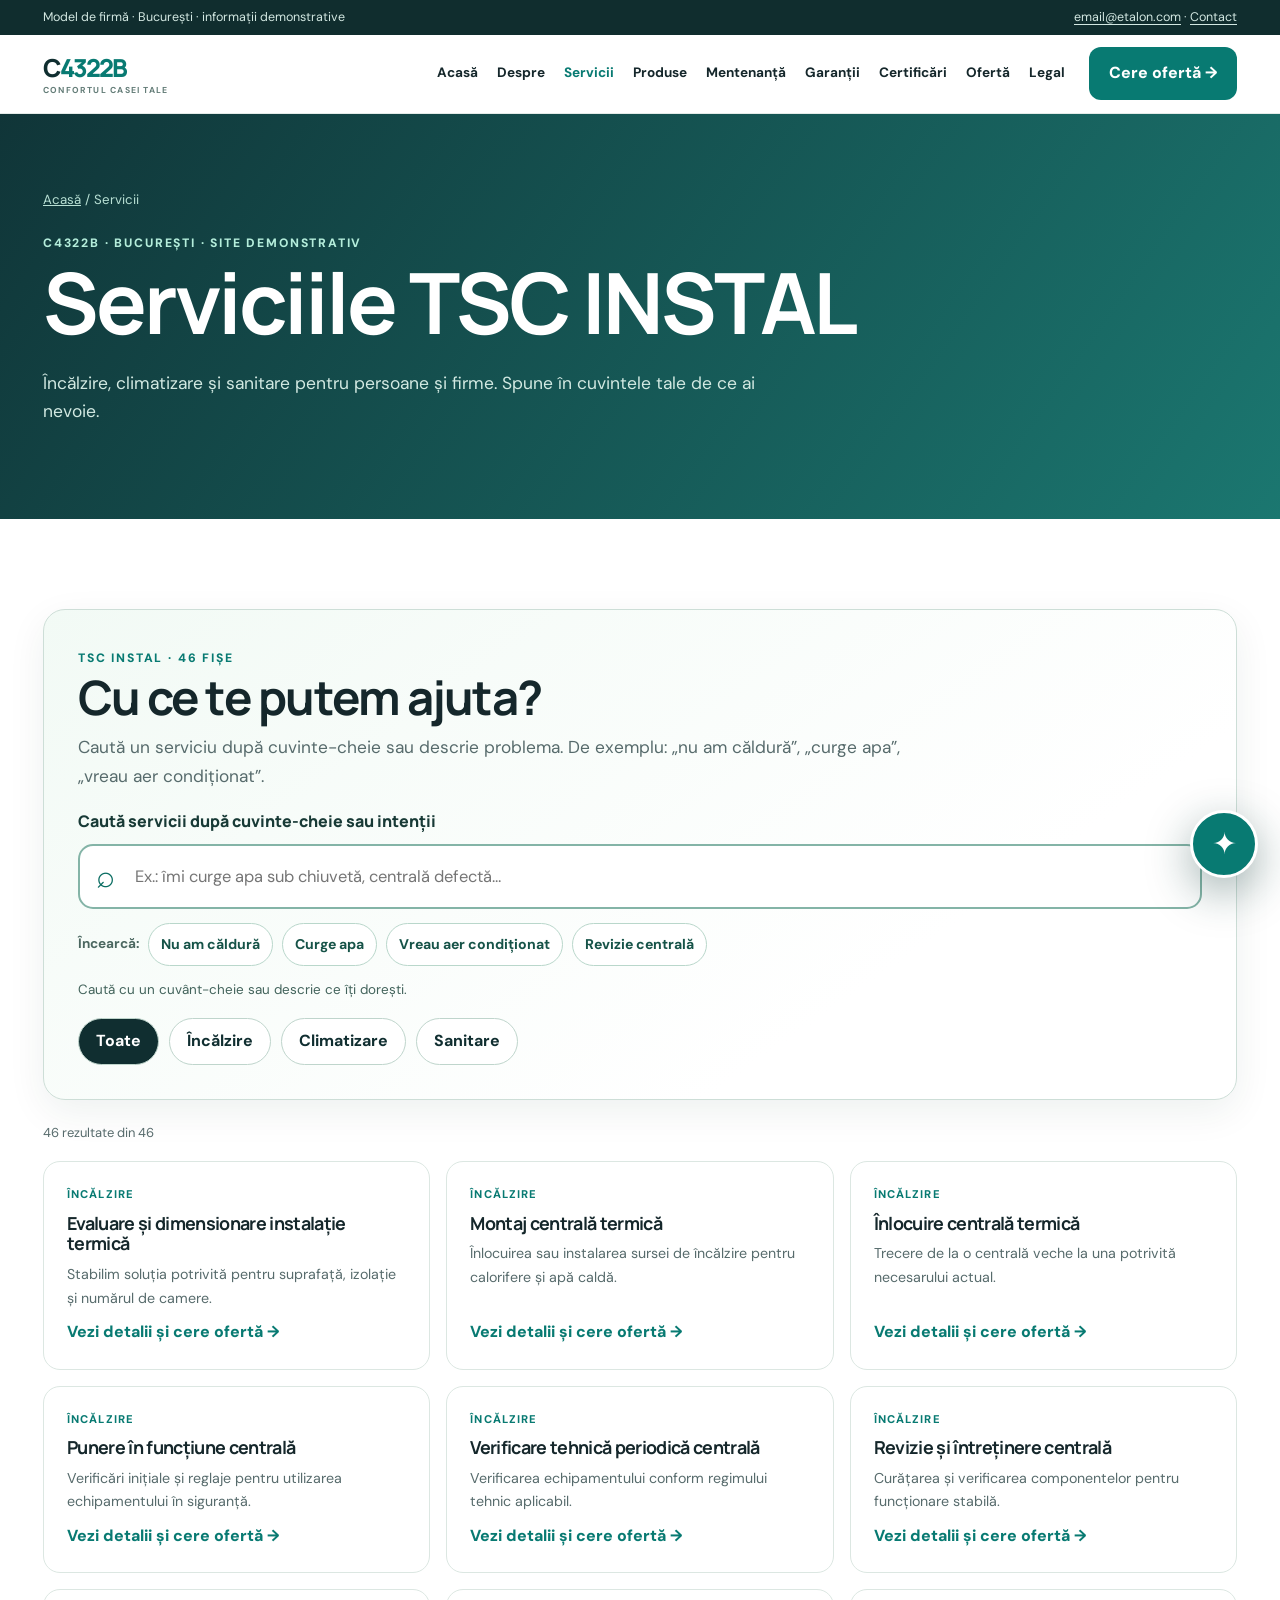
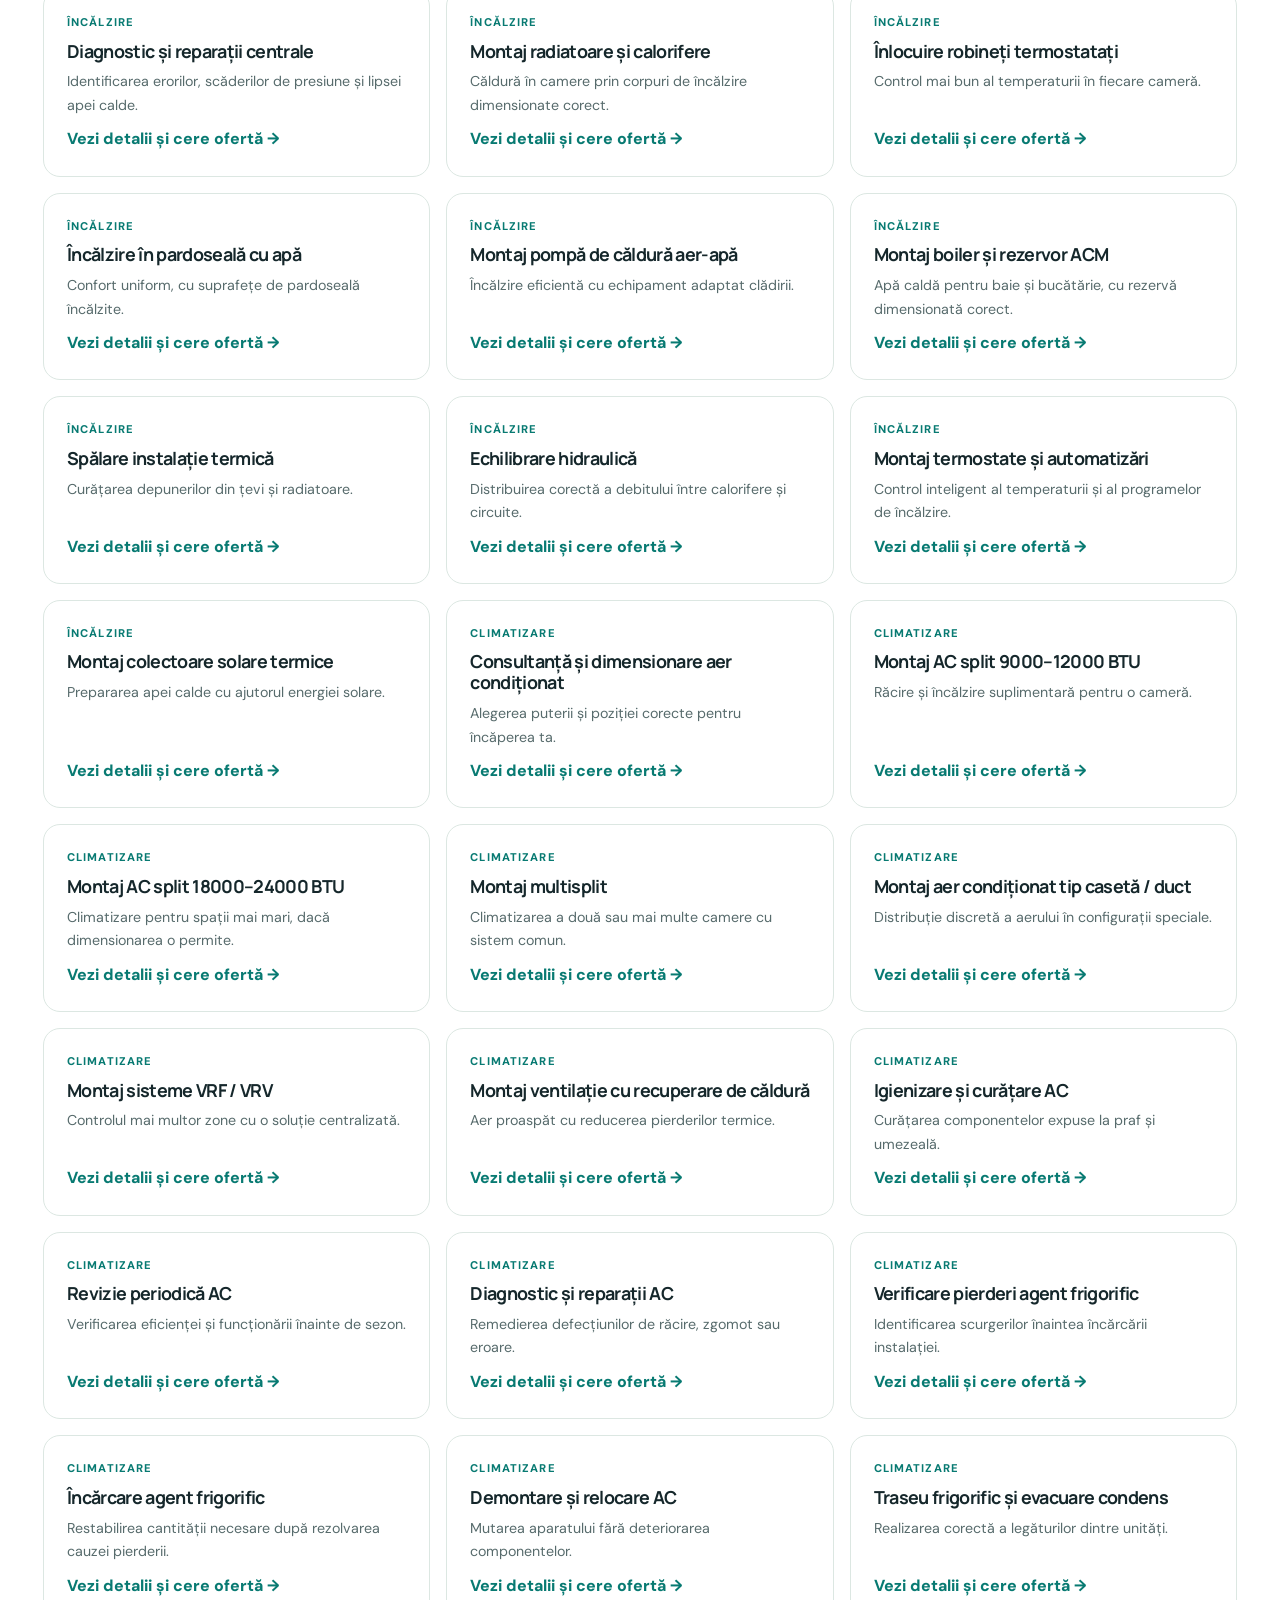
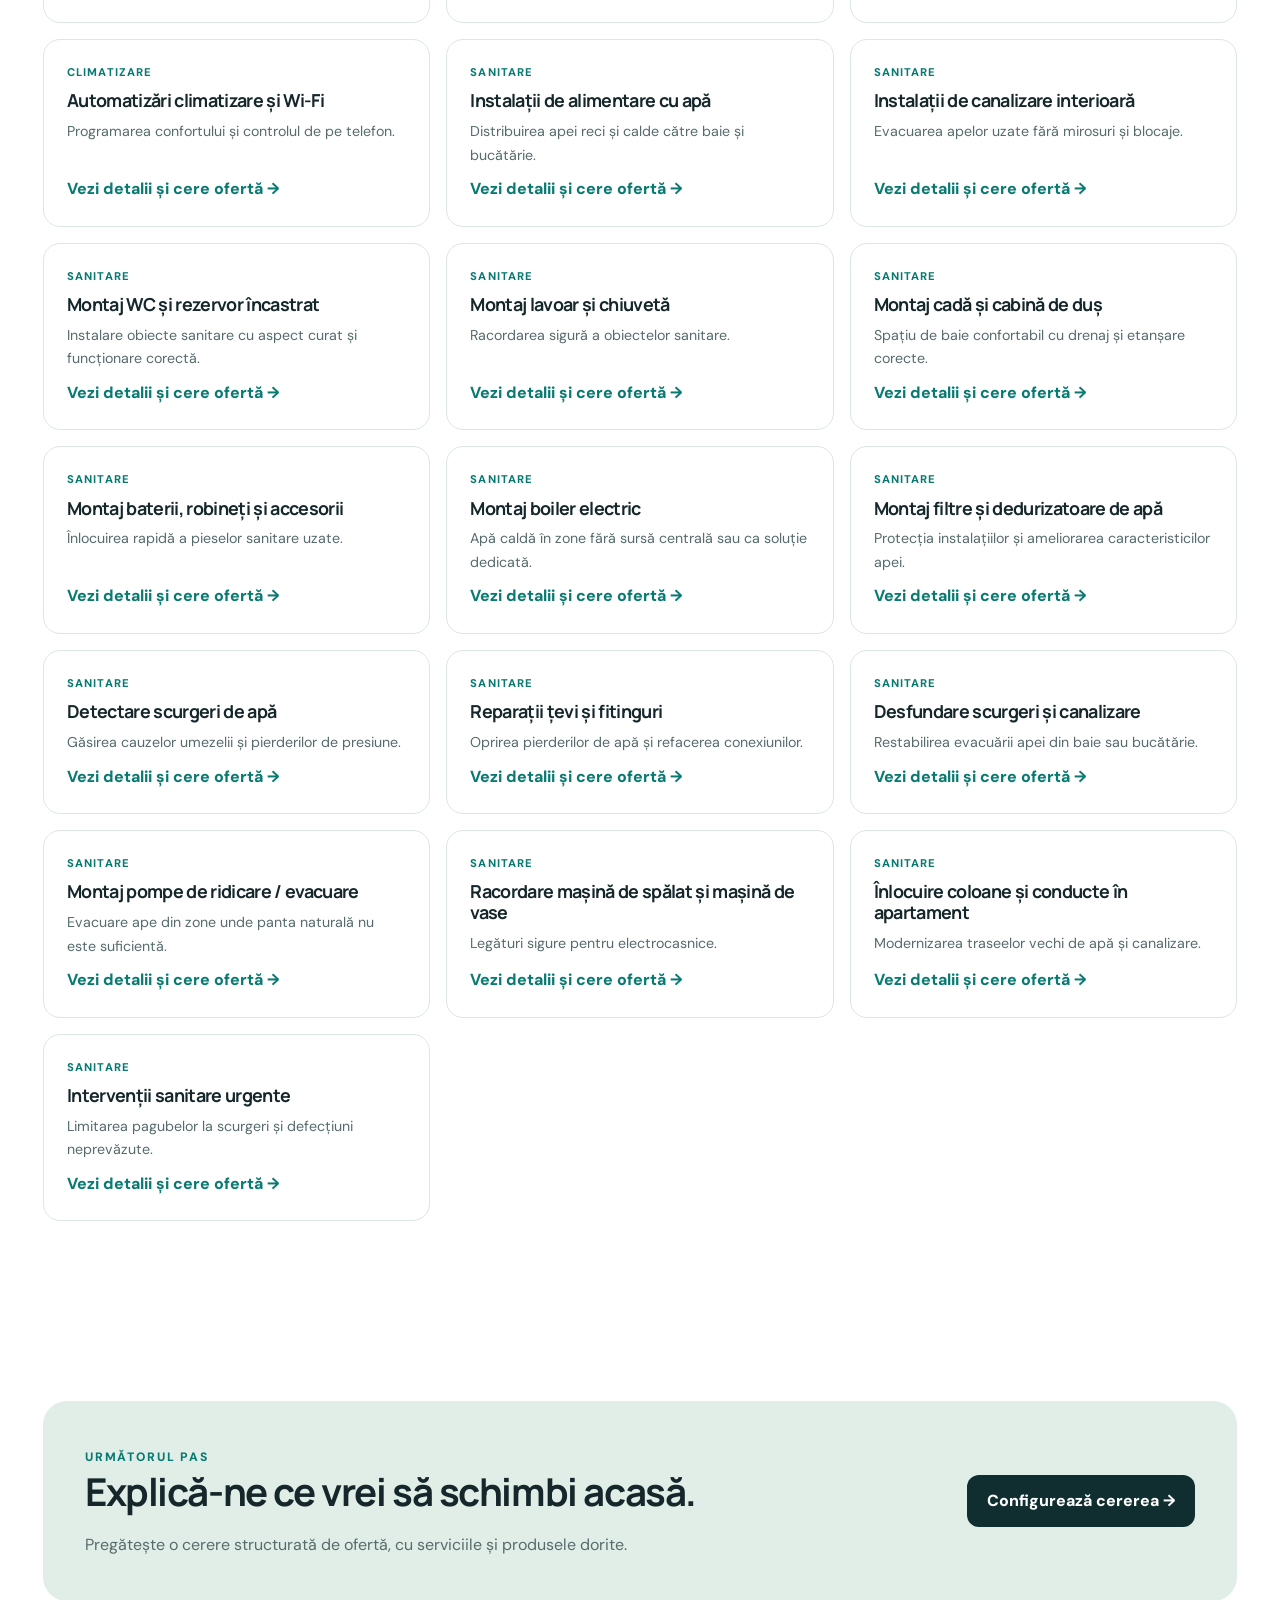
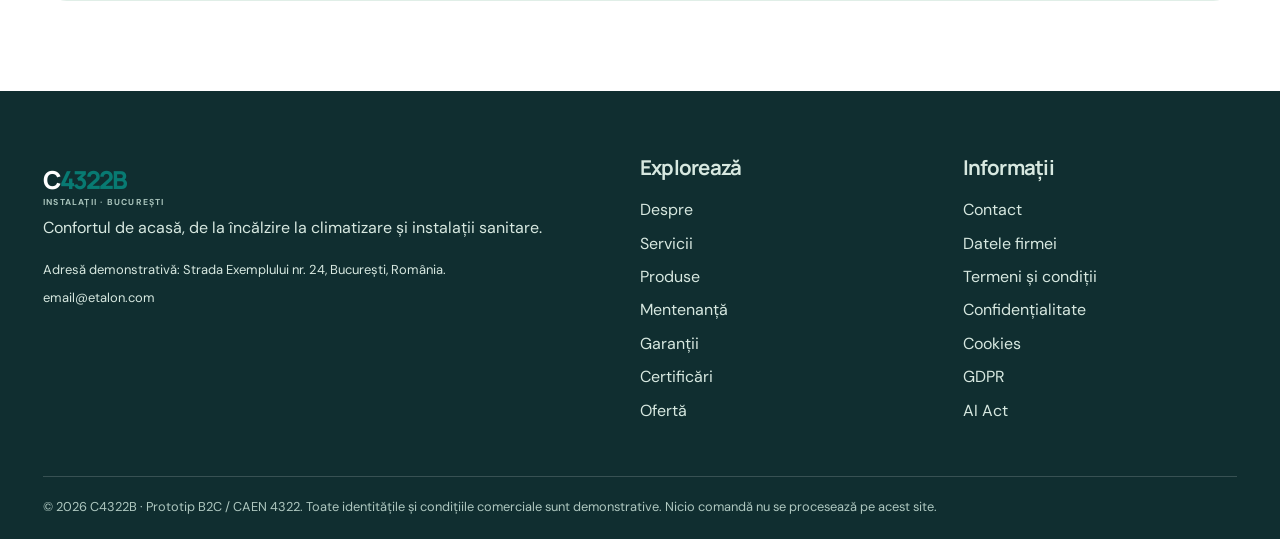
<file: servicii.html>
<!doctype html><html lang="ro"><head><meta charset="utf-8"><meta name="viewport" content="width=device-width,initial-scale=1"><meta name="theme-color" content="#102e30"><meta name="robots" content="noindex,nofollow"><title>Servicii | C4322B — instalații pentru casa ta în București</title><meta name="description" content="C4322B: servicii — instalații de încălzire, climatizare și sanitare pentru apartamente și case din București. Site și ofertă demonstrative."><meta property="og:type" content="website"><meta property="og:title" content="Servicii | C4322B"><meta property="og:description" content="Confort acasă, fără complicații. Încălzire, climatizare, sanitare. Site demonstrativ."><link rel="stylesheet" href="style.css"></head><body data-page="servicii"><div id="app"></div><script src="app.js" defer></script></body></html>
</file>
<file: style.css>
@import url('https://fonts.googleapis.com/css2?family=DM+Sans:wght@400;500;600;700&family=Manrope:wght@400;500;600;700;800&display=swap');
:root{--ink:#15272b;--muted:#576b6c;--teal:#087a72;--deep:#102e30;--cream:#f8f7f2;--line:#dce7e2;--gold:#d6ae74;--white:#fff;--soft:#e8f3ed}*{box-sizing:border-box}html{scroll-behavior:smooth}body{margin:0;background:#fff;color:var(--ink);font:16px/1.65 'DM Sans',Arial,sans-serif}h1,h2,h3,h4{font-family:Manrope,sans-serif;line-height:1.16;letter-spacing:-.037em;margin:0 0 18px}h1{font-size:clamp(2.65rem,6.6vw,5.6rem)}h2{font-size:clamp(2rem,3.7vw,3.45rem)}h3{font-size:1.28rem}p{margin:0 0 18px}a{color:inherit;text-decoration:none}button,input,select,textarea{font:inherit}button{cursor:pointer}.shell{max-width:1250px;margin:auto;padding:0 28px}.micro{font-size:.76rem;letter-spacing:.15em;text-transform:uppercase;font-weight:800;color:var(--teal)}.muted{color:var(--muted)}.tiny{font-size:.81rem}.top{background:#102d2e;color:#d3e8e2;font-size:.78rem}.top .shell{display:flex;justify-content:space-between;gap:15px;padding-top:7px;padding-bottom:7px}.top a{text-decoration:underline;text-underline-offset:3px}.nav{position:sticky;top:0;background:#fffffff3;border-bottom:1px solid #e4ebe8;z-index:50;backdrop-filter:blur(14px)}.nav .shell{display:flex;align-items:center;gap:24px;min-height:78px}.logo{font:800 1.55rem Manrope,sans-serif;letter-spacing:-.08em;color:var(--deep);white-space:nowrap}.logo span{color:var(--teal)}.logo small{display:block;font:700 .54rem DM Sans,sans-serif;letter-spacing:.14em;color:#637c77}.navlinks{margin-left:auto;display:flex;gap:19px;align-items:center;font-size:.85rem;font-weight:700}.navlinks a:hover,.navlinks a[aria-current=page]{color:var(--teal)}.navcta,.btn{display:inline-flex;align-items:center;justify-content:center;gap:9px;border-radius:12px;border:1px solid transparent;background:var(--teal);color:#fff;padding:12px 19px;font-weight:800}.btn:hover,.navcta:hover{filter:brightness(.9)}.btn.light{background:#fff;color:var(--deep)}.btn.ghost{background:transparent;border-color:#afcac3;color:var(--deep)}.btn.dark{background:var(--deep)}.menu{display:none;border:1px solid var(--line);background:#fff;border-radius:9px;padding:8px 12px}.hero{position:relative;min-height:670px;display:flex;align-items:center;color:#fff;background:#123936;isolation:isolate;overflow:hidden}.hero::before{content:"";position:absolute;inset:0;background:linear-gradient(90deg,rgba(9,35,38,.96) 0%,rgba(9,35,38,.84) 41%,rgba(9,35,38,.12) 100%),url('https://images.unsplash.com/photo-1600607687920-4e2a09cf159d?auto=format&fit=crop&w=2200&q=85') center/cover;z-index:-1}.hero .shell{width:100%;padding-top:110px;padding-bottom:115px}.hero h1{max-width:775px}.hero p{font-size:1.12rem;max-width:585px;color:#e0eeeb}.hero .micro{color:#b2e3d6}.actions{display:flex;gap:13px;flex-wrap:wrap;margin:27px 0}.heroproof{display:flex;flex-wrap:wrap;gap:12px;margin-top:38px;font-size:.82rem;color:#d9e9e3}.heroproof span{padding:7px 13px;border:1px solid #ffffff47;border-radius:100px;background:#ffffff13}.section{padding-top:90px;padding-bottom:90px}.section h2{max-width:840px}.sectionhead{max-width:850px;margin-bottom:35px}.sectionhead p{font-size:1.08rem;color:var(--muted)}.soft{background:var(--cream)}.darksection{background:var(--deep);color:#fff}.darksection .muted{color:#b3cec5}.grid{display:grid;grid-template-columns:repeat(3,minmax(0,1fr));gap:22px}.grid.four{grid-template-columns:repeat(4,minmax(0,1fr))}.card{border:1px solid var(--line);background:#fff;border-radius:20px;overflow:hidden;display:flex;flex-direction:column;box-shadow:0 10px 28px #163b3010}.card img{width:100%;height:210px;object-fit:cover;display:block}.card .inner{padding:25px;display:flex;flex:1;flex-direction:column}.card p{color:var(--muted);font-size:.92rem;flex:1}.card .link{color:var(--teal);font-weight:800}.tile{border:1px solid var(--line);border-radius:20px;padding:27px;background:#fff}.tile p{color:var(--muted)}.tile .num{font:800 2.3rem Manrope;color:var(--teal)}.banner{display:flex;align-items:center;justify-content:space-between;gap:30px;border-radius:24px;padding:42px;background:#e0eee7}.banner h2{font-size:clamp(1.6rem,3vw,2.55rem)}.banner p{margin:0;color:var(--muted)}.pagehero{background:linear-gradient(125deg,#103538,#1b7770);color:#fff;padding:75px 0}.pagehero p{max-width:760px;color:#d2e9e2;font-size:1.09rem}.pagehero .micro{color:#b4eddb}.bread{font-size:.83rem;color:#b8e0d4;margin-bottom:22px}.bread a{text-decoration:underline}.filters{display:flex;flex-wrap:wrap;gap:10px;margin-bottom:25px}.chip{border:1px solid #bfd5cc;background:#fff;border-radius:100px;padding:9px 17px;font-weight:700;color:var(--deep)}.chip[aria-pressed=true]{background:var(--deep);color:#fff}.search{width:100%;border:1px solid #bdcfc7;border-radius:13px;padding:16px;margin-bottom:19px}.catalog{display:grid;grid-template-columns:repeat(3,minmax(0,1fr));gap:16px}.entry{background:#fff;border:1px solid var(--line);border-radius:17px;padding:23px;display:flex;flex-direction:column;gap:9px}.entry .eyebrow{font-size:.7rem;color:var(--teal);font-weight:800;text-transform:uppercase;letter-spacing:.1em}.entry h3{margin:0;font-size:1.12rem}.entry p{color:var(--muted);font-size:.89rem;flex:1;margin:0}.entry button{align-self:flex-start;border:0;background:none;padding:0;color:var(--teal);font-weight:800}.detail{border:1px solid var(--line);padding:27px;border-radius:20px;background:white;max-width:970px;margin:24px auto}.detail dl{display:grid;grid-template-columns:175px 1fr;gap:10px 22px}.detail dt{font-weight:800;color:var(--teal)}.detail dd{margin:0 0 15px;padding-bottom:12px;border-bottom:1px solid var(--line)}.detail h2{font-size:1.6rem}.offerline{display:flex;gap:12px;flex-wrap:wrap;margin:18px 0}.tag{font-size:.75rem;background:#e8f3ee;color:#1b6057;border-radius:99px;padding:5px 11px;font-weight:700}.form{max-width:820px;background:white;border-radius:22px;border:1px solid var(--line);padding:29px}.form label{display:block;font-weight:700;margin:18px 0 5px}.form input,.form textarea,.form select{border:1px solid #b8ccc4;border-radius:10px;padding:12px 14px;width:100%;background:#fff}.form textarea{min-height:125px}.notice{padding:18px 22px;background:#f0f7f3;border-left:4px solid var(--teal);border-radius:0 12px 12px 0;margin:18px 0}.notice.warn{border-color:#b0843a;background:#fff6e5}.split{display:grid;grid-template-columns:1.05fr .95fr;gap:40px;align-items:center}.split img{width:100%;height:390px;object-fit:cover;border-radius:23px}.footer{background:#102e30;color:#d7e8e0;padding:65px 0 22px}.footer .layout{display:grid;grid-template-columns:2fr 1fr 1fr;gap:48px}.footer .logo{color:#fff}.footer a{display:block;margin:7px 0}.footer a:hover{text-decoration:underline}.footer small{color:#a9c4bc}.copyright{margin-top:45px;padding-top:19px;border-top:1px solid #ffffff2b;color:#afc8c0;font-size:.8rem}.assistantBtn{position:fixed;right:22px;bottom:22px;z-index:80;width:68px;height:68px;border-radius:50%;background:var(--teal);color:#fff;border:3px solid white;box-shadow:0 14px 45px #113c3966;font-size:1.9rem}.assistantPane{position:fixed;bottom:103px;right:22px;width:min(390px,calc(100vw - 36px));height:480px;z-index:80;background:#fff;border-radius:19px;box-shadow:0 14px 65px #143b4055;display:none;overflow:hidden;flex-direction:column}.assistantPane.open{display:flex}.assistantPane .ahead{background:var(--deep);color:#fff;padding:17px 20px;display:flex;justify-content:space-between;align-items:center}.assistantPane .ahead button{border:0;background:none;color:white;font-size:1.3rem}.chatlog{padding:18px;flex:1;overflow:auto;display:flex;flex-direction:column;gap:12px}.msg{padding:11px 13px;border-radius:13px;background:#eef5f1;max-width:92%;font-size:.87rem;white-space:pre-wrap}.msg.you{align-self:flex-end;background:#d3eee4}.chatform{display:flex;gap:7px;padding:12px;border-top:1px solid var(--line)}.chatform input{flex:1;min-width:0;border:1px solid var(--line);border-radius:9px;padding:10px}.chatform button{border:0;background:var(--teal);color:white;border-radius:9px;padding:0 12px}.faq{max-width:890px}.faq details{border-bottom:1px solid var(--line);padding:18px 0}.faq summary{cursor:pointer;font-weight:800}.faq p{padding:10px 0;color:var(--muted)}.hidden{display:none!important}@media(max-width:1120px){.navlinks{gap:10px;font-size:.77rem}.navcta{display:none}}@media(max-width:890px){.menu{display:block;margin-left:auto}.navlinks{display:none;position:absolute;top:100%;left:0;right:0;background:#fff;padding:25px;box-shadow:0 14px 30px #123a3a2b;flex-direction:column;align-items:stretch;font-size:.95rem}.navlinks.open{display:flex}.grid,.catalog{grid-template-columns:repeat(2,minmax(0,1fr))}.grid.four{grid-template-columns:repeat(2,1fr)}.split{grid-template-columns:1fr}.footer .layout{grid-template-columns:1fr 1fr}}@media(max-width:560px){.shell{padding-left:20px;padding-right:20px}.top .shell{flex-direction:column;gap:0}.hero{min-height:620px}.hero::before{background:linear-gradient(90deg,rgba(9,35,38,.92),rgba(9,35,38,.62)),url('https://images.unsplash.com/photo-1600607687920-4e2a09cf159d?auto=format&fit=crop&w=1000&q=80') center/cover}.section{padding-top:60px;padding-bottom:60px}.grid,.catalog,.grid.four{grid-template-columns:1fr}.banner{flex-direction:column;align-items:start;padding:27px}.detail dl{grid-template-columns:1fr;gap:1px}.detail dd{margin-bottom:14px}.footer .layout{grid-template-columns:1fr}.card img{height:190px}.assistantBtn{width:59px;height:59px}.assistantPane{bottom:90px;right:13px}}
/* Legal: referențial identitate + politici consolidate */
.legal-nav{border:1px solid var(--line);border-radius:18px;padding:22px;background:var(--cream);margin:26px 0}
.legal-nav>strong{display:block;margin-bottom:13px;font-family:Manrope,sans-serif}
.legal-nav>div{display:flex;flex-wrap:wrap;gap:9px}
.legal-nav a{display:inline-flex;padding:8px 13px;border:1px solid #b9d1c5;border-radius:100px;background:#fff;color:var(--teal);font-size:.85rem;font-weight:700}
.legal-nav a:hover,.legal-nav a:focus-visible{background:var(--deep);color:white}
.legal-sections{display:grid;gap:24px;max-width:1030px}
.legal-panel{background:#fff;border:1px solid var(--line);border-radius:19px;padding:clamp(20px,4vw,36px);scroll-margin-top:115px;overflow-wrap:anywhere}
.legal-panel h2{font-size:clamp(1.5rem,3vw,2rem);margin:11px 0 18px}
.legal-panel p,.legal-panel li{color:var(--muted)}
.legal-panel ul{padding-left:24px}
.legal-panel li{margin:8px 0}
.legal-panel a{color:var(--teal);text-decoration:underline;text-underline-offset:3px}
.legal-details{display:grid;grid-template-columns:minmax(155px,32%) minmax(0,1fr);margin:18px 0 10px}
.legal-details dt,.legal-details dd{padding:11px 8px;margin:0;border-bottom:1px solid var(--line)}
.legal-details dt{font-weight:800;color:var(--deep)}
.legal-details dd{color:var(--muted)}
.legal-small{font-size:.86rem;margin-top:16px}
@media(max-width:600px){.legal-details{grid-template-columns:1fr}.legal-details dt{padding:11px 6px 1px;border:0}.legal-details dd{padding:0 6px 12px}.legal-nav{padding:16px}.legal-panel{scroll-margin-top:100px}}

/* Servicii/Produse: căutare în partea superioară, inclusiv după intenție */
.catalog-tools{border:1px solid #cdded7;border-radius:22px;background:linear-gradient(145deg,#f2faf5 0%,#fff 72%);padding:clamp(18px,3.2vw,34px);margin-bottom:22px;box-shadow:0 12px 38px rgba(15,56,48,.07)}
.catalog-tools .sectionhead{margin-bottom:18px}
.catalog-tools .sectionhead h2{margin-bottom:8px}
.catalog-search-label{display:block;font-family:Manrope,sans-serif;font-size:1rem;font-weight:800;color:#183a36;margin-bottom:9px}
.catalog-search-box{position:relative;display:flex;align-items:center}
.catalog-search-box>span{position:absolute;left:18px;color:#0a6d62;font-size:2rem;line-height:1;pointer-events:none}
.catalog-search-box .search{padding:17px 20px 17px 55px;margin:0;background:#fff;border:2px solid #84b4a7;border-radius:15px;font-size:1.03rem;color:#15272b;min-height:60px}
.catalog-search-box .search:focus-visible{outline:3px solid #36bda7;outline-offset:2px}
.catalog-search-note{font-size:.84rem;color:#42635b;margin:13px 0 17px;min-height:1.4em}
.intent-examples{display:flex;align-items:center;flex-wrap:wrap;gap:9px;margin-top:14px}
.intent-examples span{color:#4b6760;font-weight:700;font-size:.85rem}
.intent-examples button{background:#fff;border:1px solid #b9d7cb;border-radius:999px;padding:9px 12px;color:#165348;cursor:pointer;font-size:.88rem;font-weight:700}
.intent-examples button:hover,.intent-examples button:focus-visible{background:#dff6ed;outline-offset:2px}
.catalog-tools .filters{margin-bottom:0}
@media(max-width:640px){.catalog-tools{padding:18px 14px}.catalog-search-box .search{font-size:1rem}.intent-examples button{font-size:.82rem;padding:9px 11px}}

/* TSC INSTAL — carduri produse PREMIUM, text stânga / fotografie dreapta */
.product-entry{display:grid;grid-template-columns:minmax(0,1fr) minmax(100px,38%);align-items:center;gap:15px;min-height:215px;background:#121b1b;color:#f6f6f2;border:1px solid #43534e;border-radius:19px;padding:20px;transition:box-shadow .18s,border-color .18s}
.product-entry:hover,.product-entry:focus-within{border-color:#c1a574;box-shadow:0 10px 26px rgba(12,26,23,.15)}
.product-entry-text{min-width:0;display:flex;flex-direction:column;gap:9px;align-items:flex-start}
.product-entry .eyebrow{color:#c3d6be}
.product-entry h3{color:#fff;font-size:clamp(1rem,1.6vw,1.24rem);line-height:1.3}
.product-entry p{color:#d0d9d4;font-size:.89rem;line-height:1.45}
.product-entry img{display:block;width:100%;aspect-ratio:1/1;min-height:125px;max-height:200px;object-fit:cover;border-radius:15px;background:#293332}
.product-entry .product-preview-note{font-size:.7rem;color:#a9b9b2}
.product-entry .product-related{font-size:.76rem;color:#cfb88d;margin-top:3px}
.product-entry button{background:#d8e7db;border:0;border-radius:9px;padding:10px 12px;color:#16372e;font-weight:800;font-size:.84rem;cursor:pointer;min-height:43px}
.product-entry button:hover,.product-entry button:focus-visible{background:#fff}
.product-detail-photo{width:100%;max-width:640px;max-height:260px;object-fit:cover;border-radius:14px;margin:14px 0 6px}
.product-preview-note{font-size:.78rem;color:var(--muted);margin:0 0 9px}
.product-crosssell{border:1px solid #bdd7cb;padding:18px;border-radius:14px;background:#ecf8f1;margin:20px 0}
.product-crosssell h3{font-size:1.05rem;margin:0 0 6px}
.product-crosssell p{font-size:.86rem;margin-bottom:10px}
.product-crosssell a{display:inline-block;margin:5px 10px 5px 0;color:#13644f;font-weight:800}
@media(max-width:900px){body[data-page="produse"] .catalog{grid-template-columns:repeat(2,minmax(0,1fr))}}
@media(max-width:650px){body[data-page="produse"] .catalog{grid-template-columns:1fr}.product-entry{grid-template-columns:minmax(0,1fr) 108px;gap:12px;padding:14px;min-height:165px}.product-entry img{min-height:108px}.product-entry h3{font-size:1.06rem}.product-entry p{font-size:.82rem}.product-entry button{font-size:.78rem}}
</file>
